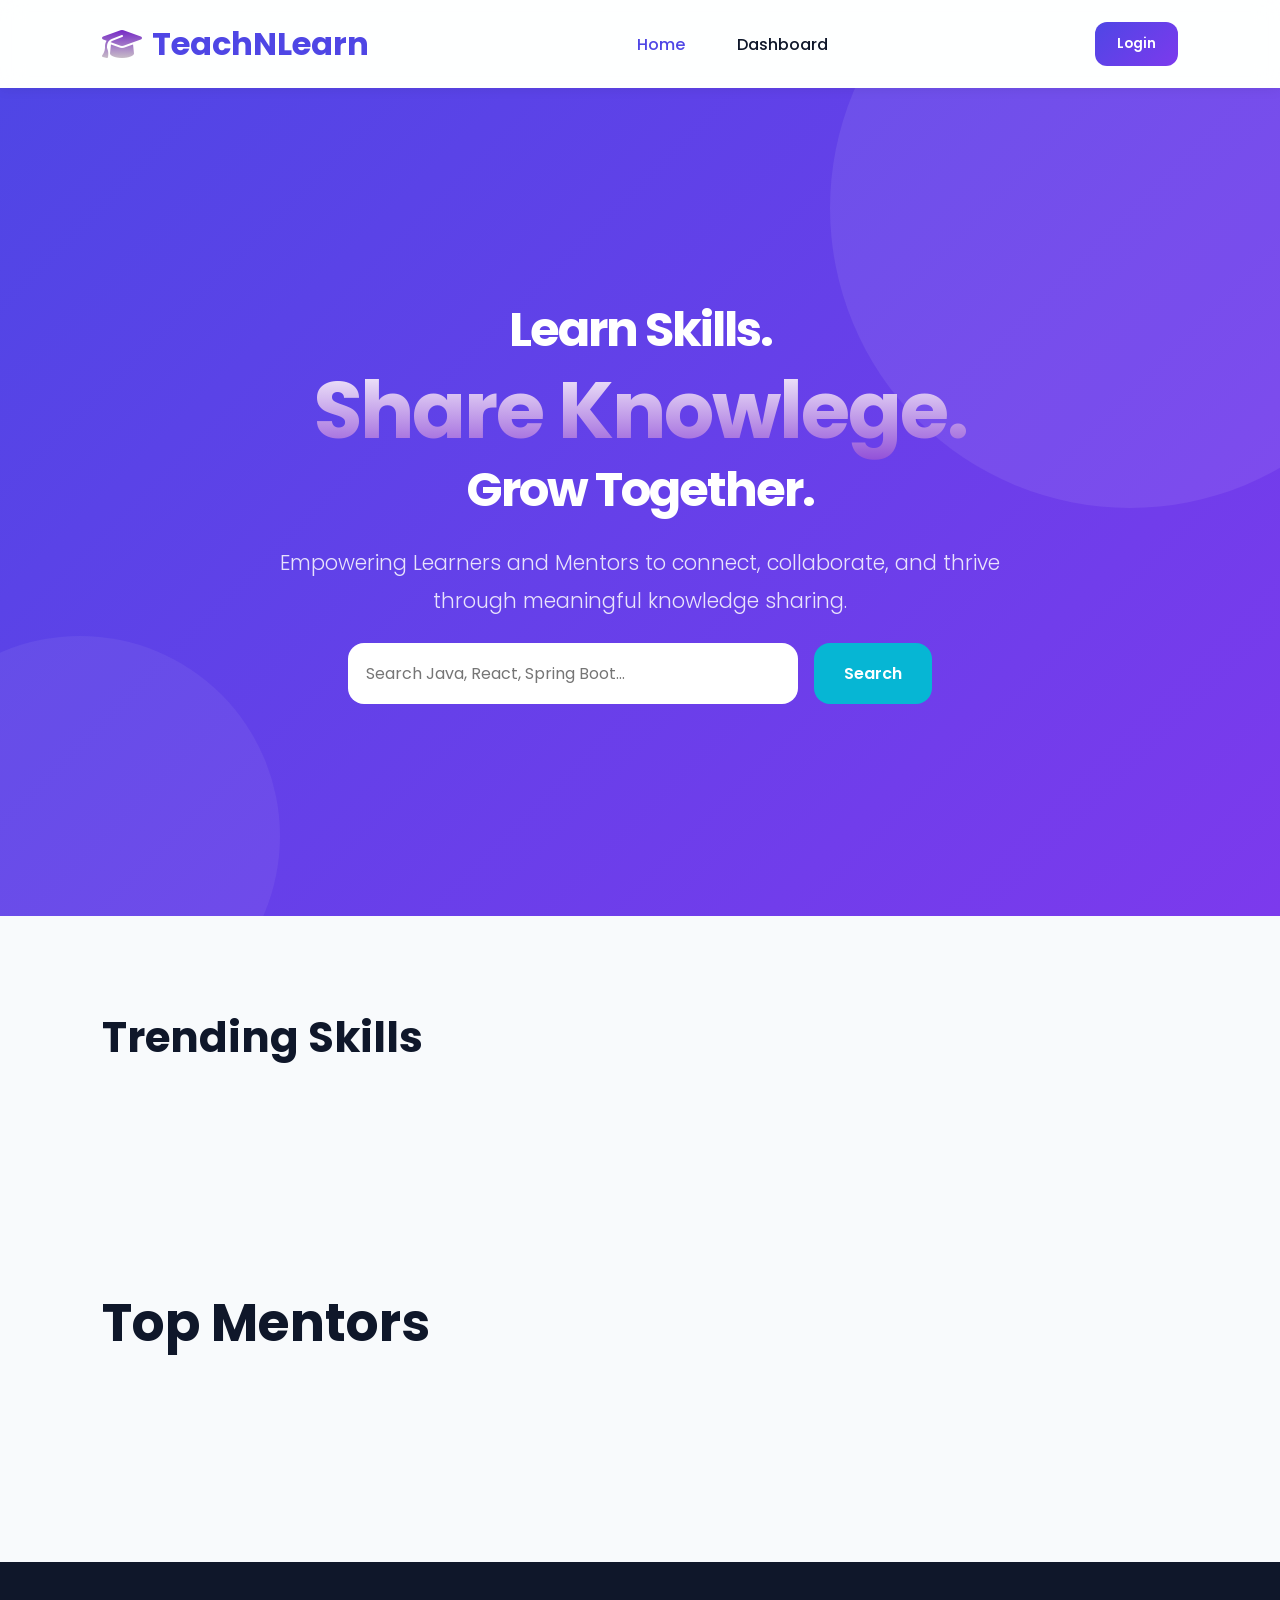
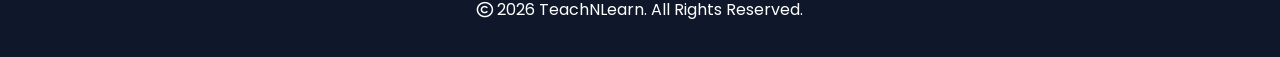
<file: src/main/resources/static/index.html>
<!DOCTYPE html>
<html lang="en">
<head>
    <meta charset="UTF-8" />
    <meta name="viewport" content="width=device-width, initial-scale=1.0" />
    <title>TeachNLearn</title>
    <link rel="stylesheet" href="style.css" />
    <link rel="preconnect" href="https://fonts.googleapis.com">
    <link rel="preconnect" href="https://fonts.gstatic.com" crossorigin>
    <link href="https://fonts.googleapis.com/css2?family=Poppins:wght@300;400;500;600;700&display=swap" rel="stylesheet">
    <link rel="stylesheet" href="https://cdnjs.cloudflare.com/ajax/libs/font-awesome/6.5.1/css/all.min.css">

</head>
<body>

<nav class="navbar">
    <div class="logo"><i class="fa-solid fa-graduation-cap"></i>TeachNLearn</div>

    <ul class="nav-links">
        <li><a class="active" href="index.html">Home</a></li>
        <li><a href="#" onclick="openDashboard(event)">Dashboard</a></li>
    </ul>
    <div class="nav-actions" id="navActions">

    </div>
</nav> 

<section class="hero">
    <div class="hero-content">
        <h1 class="hero-title">Learn Skills.<span>Share Knowlege.</span>Grow Together.</h1>
        <p class="hero-subtitle">Empowering Learners and Mentors to connect, collaborate,
            and thrive through meaningful knowledge sharing.</p>

        <div class="hero-search">
            <input type="text" id="searchInput" placeholder="Search Java, React, Spring Boot..." />
            <button onclick="searchSkills()">Search</button>
        </div>
    </div>
</section>
<section class="skills-section" id="searchSection" style="display:none;">
    <h2>Search Results</h2>
    <div class="skills-grid" id="searchResults"></div>
</section>


<section class="skills-section">
    <h2>Trending Skills</h2>
    <div class="skills-grid" id="skillsContainer"></div>
</section>

<section class="mentors-section">
    <h2>Top Mentors</h2>
    <div class="mentors-grid" id="topMentorsContainer"></div>
</section>

<footer>
    <p><p><i class="fa-regular fa-copyright"></i> 2026 TeachNLearn. All Rights Reserved.</p>
</footer>
<script>
    loadTopMentors();
    loadTrendingSkills();
    async function loadTopMentors(){
        try{
            const response=await fetch("http://localhost:9090/users/top-mentors");
            const mentors=await response.json();

            const container=document.getElementById("topMentorsContainer");
            container.innerHTML="";
            mentors.forEach(
                mentor=>{
                    container.innerHTML+=`
                     <div class="mentor-card">
                    <div class="mentor-top"></div>
                    <div class="mentor-content">
                        <img src="${mentor.profileImage || "https://cdn-icons-png.flaticon.com/512/3135/3135715.png"}" />
                        <h3>${mentor.name}</h3>
                        <p class="mentor-skill">
                            ${mentor.bio}
                        </p>
                        <div class="mentor-rating">
                            <i class="fa-solid fa-star"></i>${mentor.rating}
                        </div>
                        <button class="view-btn" onclick="viewMentor(${mentor.id})">
                            View Profile
                        </button>
                    </div>
                </div> 
                    `
                }
            )
        }catch(error){
            console.log(error);
        }
    }
    function viewMentor(userId){
        window.location.href=`skill-profile.html?userId=${userId}`;
    }
    async function loadTrendingSkills(){
        try{
            const response=await fetch("http://localhost:9090/skills/random");
            const skills=await response.json();
            const container=document.getElementById("skillsContainer");
            container.innerHTML="";
            skills.forEach(skill=>{
                container.innerHTML+=`
                <div class="skill-card">
                    <h3>${skill.title}</h3>
                    <p>${skill.category}</p>
                    <span>Mentor: ${skill.userDTO.name}</span>
                </div>
                `
            })
        }catch(error){
            console.log(error);
        }
    }
    function goToLogin() {

        window.location.href = "login.html";
    }
    function logoutUser(){
    localStorage.clear();
    alert("Logged out");
    window.location.reload();
}

function updateNavbar(){
    const navActions=document.getElementById("navActions");
    const user=JSON.parse(localStorage.getItem("user"));

    if(user){
        navActions.innerHTML = `
            <span style="
                color:#30369e;
                font-weight: 600;
                margin-right: 15px;
            ">
                Hi ${user.name}
            </span>

            <button onclick="
                window.location.href='dashboard.html'
            ">
                Dashboard
            </button>

            <button onclick="logoutUser()">
                Logout
            </button>
        `;
    }
    else{
        navActions.innerHTML = `
            <button onclick="goToLogin()">
                Login
            </button>
        `;
    }
}

function openDashboard(event){
    event.preventDefault();
    const user=JSON.parse(localStorage.getItem("user"));
    if(user){
        window.location.href="dashboard.html";
    }
    else{
        window.location.href="login.html";
    }
}
   updateNavbar();

async function searchSkills(){
    const keyword=document.getElementById("searchInput").value;
    if(keyword.trim()===""){
        alert("Enter a skill");
        return;
    }
    try{
        const response=await fetch(`http://localhost:9090/skills/search?keyword=${keyword}`);
        const skills=await response.json();
        const container=document.getElementById("searchResults");
        document.getElementById("searchSection").style.display="block";
        container.scrollIntoView({behavior:"smooth"});
        container.innerHTML="";
        const user=JSON.parse(localStorage.getItem("user"));
        const filteredSkills=skills.filter(skill=>{
            if(!user){
                return true;
            }
            return skill.userDTO.id!=user.id;
        });
        if(filteredSkills.length===0){
            container.innerHTML="<h3>No Mentors Found</h3>";
            return;
        }
        filteredSkills.forEach(skill=>{
            container.innerHTML+=
            `<div class="mentor-card">
            <div class="mentor-top"></div>

            <div class="mentor-content">

                <img
                    src="
                        https://cdn-icons-png.flaticon.com/512/3135/3135715.png
                    "
                    alt="mentor"
                />

                <h3>
                    ${skill.userDTO.name}
                </h3>

                <p class="mentor-skill">
                    ${skill.title}
                </p>

                <div class="mentor-rating">
                    <i class="fa-solid fa-star"></i> ${skill.userDTO.rating || 0}
                </div>

                <div class="mentor-level">
                    ${skill.experienceLevel}
                </div>

                <button
                    class="view-btn"
                    onclick="viewProfile(${skill.userDTO.id},${skill.id})"
                >
                    View Profile
                </button>

            </div>

            `;
        });

    }catch(error){
        console.log(error);
        alert(error);
    }
}

function viewProfile(userId,skillId){
    const user=localStorage.getItem("user");
    if(!user){
        alert("Please login to view the profile");
        window.location.href="login.html";
        return;
    }
    window.location.href=`skill-profile.html?userId=${userId}&skillId=${skillId}`;
}

const searchInput=document.getElementById("searchInput");
searchInput.addEventListener("keydown",function(event){
    if(event.key==="Enter"){
        event.preventDefault();
        searchSkills();
    }
});


</script>

</body>
</html>
</file>
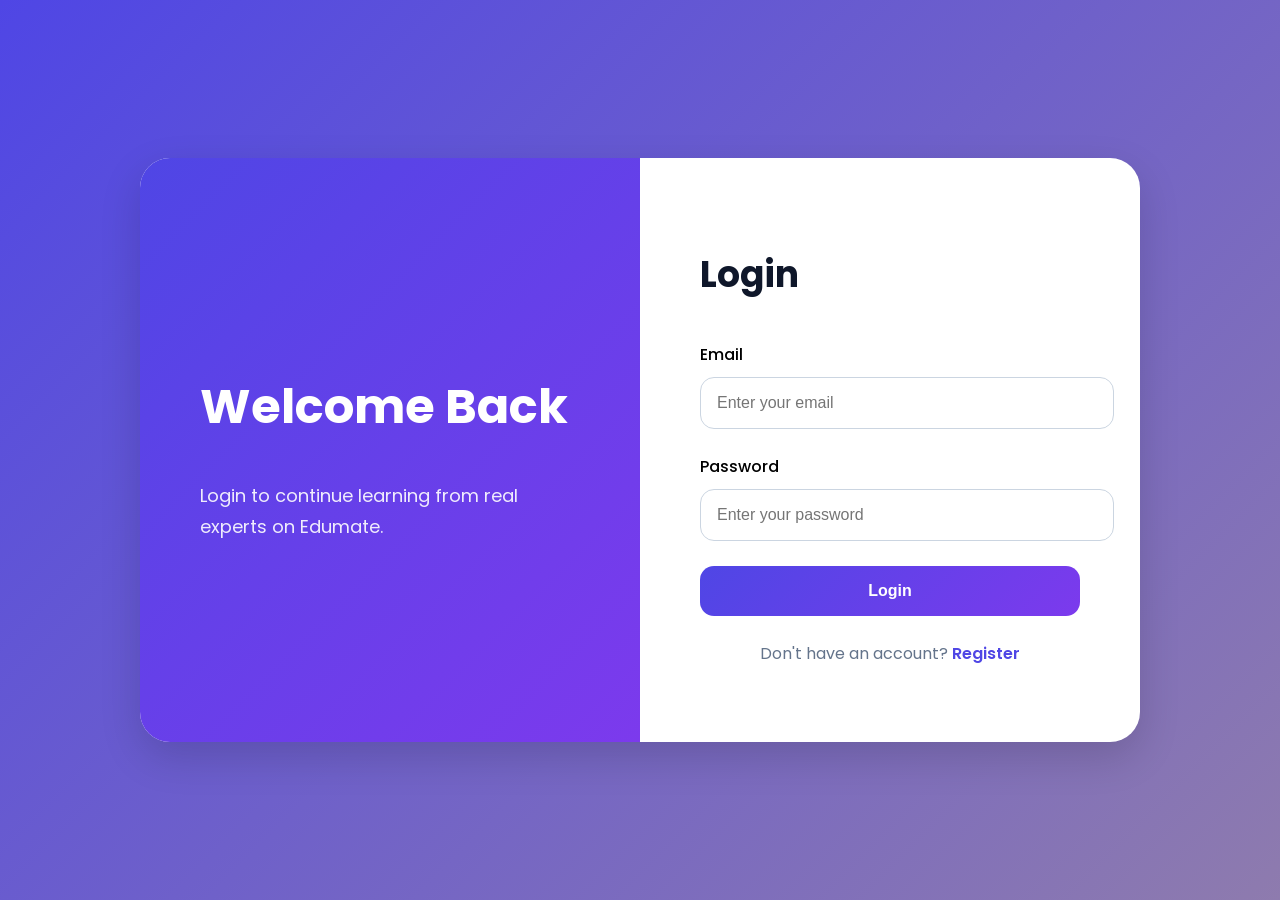
<file: src/main/resources/frontend/dashboard.html>
<!DOCTYPE html>
<html lang="en">
<head>
    <meta charset="UTF-8" />
    <meta name="viewport" content="width=device-width, initial-scale=1.0" />

    <title>Dashboard</title>

    <link rel="stylesheet" href="style.css" />

    <link rel="preconnect" href="https://fonts.googleapis.com">
    <link rel="preconnect" href="https://fonts.gstatic.com" crossorigin>

    <link href="https://fonts.googleapis.com/css2?family=Poppins:wght@300;400;500;600;700&display=swap" rel="stylesheet">
</head>

<body>

<div class="dashboard">
    <aside class="sidebar">
        <h2>Edumate</h2>
        <ul>
            <li onclick="showSection('dashboardSection')">
                Dashboard
            </li>
            <li onclick="showSection('profileSection')">
                Update Profile
            </li>
            <li onclick="showSection('addSkillSection')">
                Add Skill
            </li>
            <li onclick="showSection('skillsSection')">
                My Skills
            </li>
            <li onclick="showSection('myBookings')">
                My Bookings
            </li>
            <li onclick="showSection('mySessions')">
                My Sessions
            </li>
            <li onclick="logoutUser()">
                Logout
            </li>
        </ul>

    </aside>


    <main class="dashboard-content">
        <section id="dashboardSection">

            <div class="dashboard-header">

                <h1 id="welcomeText">
                    Welcome Back
                </h1>
                <div class="user-profile-card">

                    <div class="profile-left">

                        <img id="profileImageDisplay" src="https://cdn-icons-png.flaticon.com/512/3135/3135715.png" alt="profile">

                    </div>

                    <div class="profile-right">

                        <h2 id="userName"></h2>

                        <p id="userEmail"></p>

                        <p id="userBio"></p>

                        <div class="profile-links">

                            <a id="linkedinLink"
                               target="_blank">
                                LinkedIn
                            </a>

                            <a id="githubLink"
                               target="_blank">
                                GitHub
                            </a>

                        </div>

                        <div class="profile-bottom">

            <span id="userRating">
            </span>

                            <span id="userVerified">
            </span>

                        </div>

                    </div>

                </div>

            </div>

            <div class="stats-grid">

                <div class="stat-card">
                    <h3>Skills Uploaded</h3>
                    <p id="totalSkills">0</p>
                </div>

                <div class="stat-card">
                    <h3>Total Students</h3>
                    <p id="totalStudents">0</p>
                </div>

                <div class="stat-card">
                    <h3>Rating</h3>
                    <p id="rating">0</p>
                </div>

            </div>

        </section>
        <section id="profileSection"
                 style="display:none;">

            <h2>Update Profile</h2>

            <div class="profile-form">

                <input
                        type="text"
                        id="bio"
                        placeholder="Enter your bio"
                >

                <input
                        type="text"
                        id="linkedin"
                        placeholder="LinkedIn Profile"
                >

                <input
                        type="text"
                        id="github"
                        placeholder="GitHub Profile">

                <input
                        type="text"
                        id="profileImage"
                        placeholder="Profile Image URL"
                >

                <button onclick="updateProfile()">
                    Save Profile
                </button>

            </div>

        </section>
        <section id="addSkillSection"
                 style="display:none;">

            <h2>Add Skill</h2>

            <div class="profile-form">

                <input
                        type="text"
                        id="title"
                        placeholder="Skill Title"
                >

                <input
                        type="text"
                        id="description"
                        placeholder="Description"
                >

                <input
                        type="text"
                        id="category"
                        placeholder="Category"
                >

                <input
                        type="text"
                        id="experienceLevel"
                        placeholder="Experience Level"
                >

                <input
                        type="number"
                        id="price"
                        placeholder="Price"
                >

                <input
                        type="text"
                        id="thumbnail"
                        placeholder="Thumbnail URL"
                >

                <button onclick="addSkill()">
                    Upload Skill
                </button>

            </div>

        </section>
        <section id="skillsSection"
                 style="display:none;">

            <div class="my-skills">

                <h2>My Skills</h2>

                <div id="mySkillsContainer">

                </div>

            </div>

        </section>
        <section id="myBookings" style="display:none">
            <div class="booking-wrapper">
                <h2>My Bookings</h2>
                <div id="bookingsContainer"></div>
            </div>
        </section>
        <section id="mySessions" style="display:none">
            <div class="sessions-wrapper">
                <h2>My Sessions</h2>
                <div id="sessionsContainer"></div>
            </div>
        </section>




    </main>

</div>

<script>

    const user =
        JSON.parse(localStorage.getItem("user"));

    if(!user) {

        window.location.href = "login.html";
    }

    // Welcome Text
    document.getElementById("welcomeText")
    .innerText = `Welcome Back, ${user.name}`;
<!--    profile section-->
    document.getElementById("userName")
.innerText = user.name;

document.getElementById("userEmail")
.innerText = user.email;

document.getElementById("userBio")
.innerText =
    user.bio || "No bio added";

document.getElementById("profileImageDisplay")
.src =
    user.profileImage ||
    "https://cdn-icons-png.flaticon.com/512/3135/3135715.png";

document.getElementById("linkedinLink")
.href =
    user.linkedIn || alert("LinkedIn not added yet");

document.getElementById("githubLink")
.href =
    user.github || alert("Github Not added yet");

document.getElementById("userRating")
.innerText =
    `⭐ Rating: ${user.rating || 0}`;

document.getElementById("userVerified")
.innerText =
    user.verified
        ? "✔ Verified Mentor"
        : "❌ Not Verified";


    // SECTION SWITCHING
    function showSection(sectionId) {

        document.getElementById("dashboardSection")
            .style.display = "none";

        document.getElementById("profileSection")
            .style.display = "none";

        document.getElementById("skillsSection")
            .style.display = "none";

        document.getElementById("addSkillSection")
            .style.display = "none";
        document.getElementById("myBookings").style.display = "none";
        document.getElementById("mySessions").style.display = "none";

        document.getElementById(sectionId)
            .style.display = "block";
        if(sectionId==="myBookings"){
            loadBookings()
        }
        if(sectionId==="mySessions"){
            loadSessions()
        }
    }

    // LOGOUT

    function logoutUser() {

        localStorage.removeItem("user");

        window.location.href = "index.html";
    }

<!--    UPDATE PROFILE-->

    async function updateProfile() {

        const bio =
            document.getElementById("bio").value;

        const linkedIn =
            document.getElementById("linkedin").value;

        const github =
            document.getElementById("github").value;

        const profileImage =
            document.getElementById("profileImage").value;

        try {

            const response = await fetch(
                `http://localhost:9090/users/profile/${user.id}`,
                {
                    method: "PUT",

                    headers: {
                        "Content-Type": "application/json"
                    },

                    body: JSON.stringify({
                        bio,
                        linkedIn,
                        github,
                        profileImage
                    })
                }
            );

            const data = await response.json();

            if(response.ok) {

                localStorage.setItem(
                    "user",
                    JSON.stringify(data)
                );

                alert("Profile Updated");

            } else {

                alert("Update Failed");
            }

        } catch(error) {

            console.log(error);

            alert("Server Error");
        }
    }

<!--    ADD SKILL-->

    async function addSkill() {

        const title =
            document.getElementById("title").value;

        const description =
            document.getElementById("description").value;

        const category =
            document.getElementById("category").value;

        const experienceLevel =
            document.getElementById("experienceLevel").value;

        const price =
            document.getElementById("price").value;

        const thumbnail =
            document.getElementById("thumbnail").value;

        try {

            const response = await fetch(
                `http://localhost:9090/skills/${user.id}`,
                {
                    method: "POST",

                    headers: {
                        "Content-Type": "application/json"
                    },

                    body: JSON.stringify({
                        title,
                        description,
                        category,
                        experienceLevel,
                        price,
                        thumbnail
                    })
                }
            );

            if(response.ok) {

                alert("Skill Uploaded");
                 window.location.href = "dashboard.html";

            } else {

                alert("Upload Failed");
            }

        } catch(error) {

            console.log(error);

            alert("Server Error");
        }
    }

    // LOAD USER SKILLS

    async function loadMySkills() {

        try {

            const response = await fetch(
                `http://localhost:9090/skills/user/${user.id}`
            );

            const skills = await response.json();

            const container =
                document.getElementById("mySkillsContainer");

            container.innerHTML = "";

            skills.forEach(skill => {

                container.innerHTML += `
                    <div class="skill-card">

                        <h3>${skill.title}</h3>

                        <p>${skill.description}</p>

                    </div>
                `;
            });

        } catch(error) {

            console.log(error);
        }
    }



    //load summary of the user
    async function loadSummary(){
        try{
            const response=await fetch(`http://localhost:9090/users/summary/${user.id}`);
            const summary=await response.json();
            document.getElementById("totalSkills").innerText=summary.totalSkills;
            document.getElementById("totalStudents").innerText=summary.totalStudents;
            document.getElementById("rating").innerText=summary.rating;

        }
        catch(error){
            console.log(error);
        }
    }
    async function loadBookings(){
    try{
        const response=await fetch(`http://localhost:9090/bookings/student/${user.id}`);
        const bookings=await response.json();
        const container=document.getElementById("bookingsContainer");
        container.innerHTML="";

        if(bookings.length===0){
            container.innerHTML=`<h3>No bookings yet</h3>`;
            return;
        }
        bookings.forEach(booking=>{
            container.innerHTML +=
            ` <div class="booking-card">
                <div class="booking-top">
                    <h3> ${booking.skill.title} </h3>
                    <span class="booking-status"> ${booking.status}</span>
                </div>
                <p> Mentor :
                    ${booking.mentor.name}
                </p>
                <p>
                    Session :
                    ${booking.sessionDate}
                </p>
                <p>
                    Message :
                    ${ booking.message ||"Nothing to show"}
                </p>
            </div>
            `;
        });
    }

    catch(error){

        console.log(error);

        alert(
            "Failed to load bookings"
        );
    }
}

async function loadSessions(){
    try{
        const response=await fetch(`http://localhost:9090/bookings/mentor/${user.id}`);
        const sessions=await response.json();
        const container=document.getElementById("sessionsContainer");
        container.innerHTML="";

        if(sessions.length===0){
            container.innerHTML=`<h3>No Booked sessions yet</h3>`;
            return;
        }
        sessions.forEach(session=>{
            container.innerHTML +=`
                <div class="booking-card">
                <div class="booking-top">
                    <h3>
                        ${session.skill.title}
                    </h3>
                     ${
            session.status==="PENDING"?
            `<div class="action-buttons">
                <button
                class="accept-btn"
                onclick="
                updateBookingStatus(
                ${session.id},
                'ACCEPTED'
                )">
                Accept
                </button>
                <button
                class="reject-btn"
                onclick="
                updateBookingStatus(
                ${session.id},
                'REJECTED'
                )">
                Reject
                </button>
            </div>`
            :
            `<span class="booking-status">
                ${session.status}
            </span>`
        }
        </div>
        <p>
            Student:
            ${session.student.name}
        </p>
        <p> Session :${session.sessionDate}</>p>
        <p>
            Message :
            ${session.message || "No message to show"}
        </p>
    </div>
       `;
        });
    }
    catch(error){
        console.log(error);
        alert("Failed to load sessions");
    }
}

    async function updateBookingStatus(bookingId,status){
    try {
        const response=await fetch(`http://localhost:9090/bookings/${bookingId}/status?userId=${user.id}&status=${status}`,
            {
                method:"PUT"
            }
        );
        if(!response.ok){
            throw new Error("Update failed");
        }
        loadSessions();
    } catch (error) {
        console.log(error);
        alert("Failed to update Status");
    }

}
    loadMySkills();
    loadSummary();

</script>

</body>
</html>
</file>
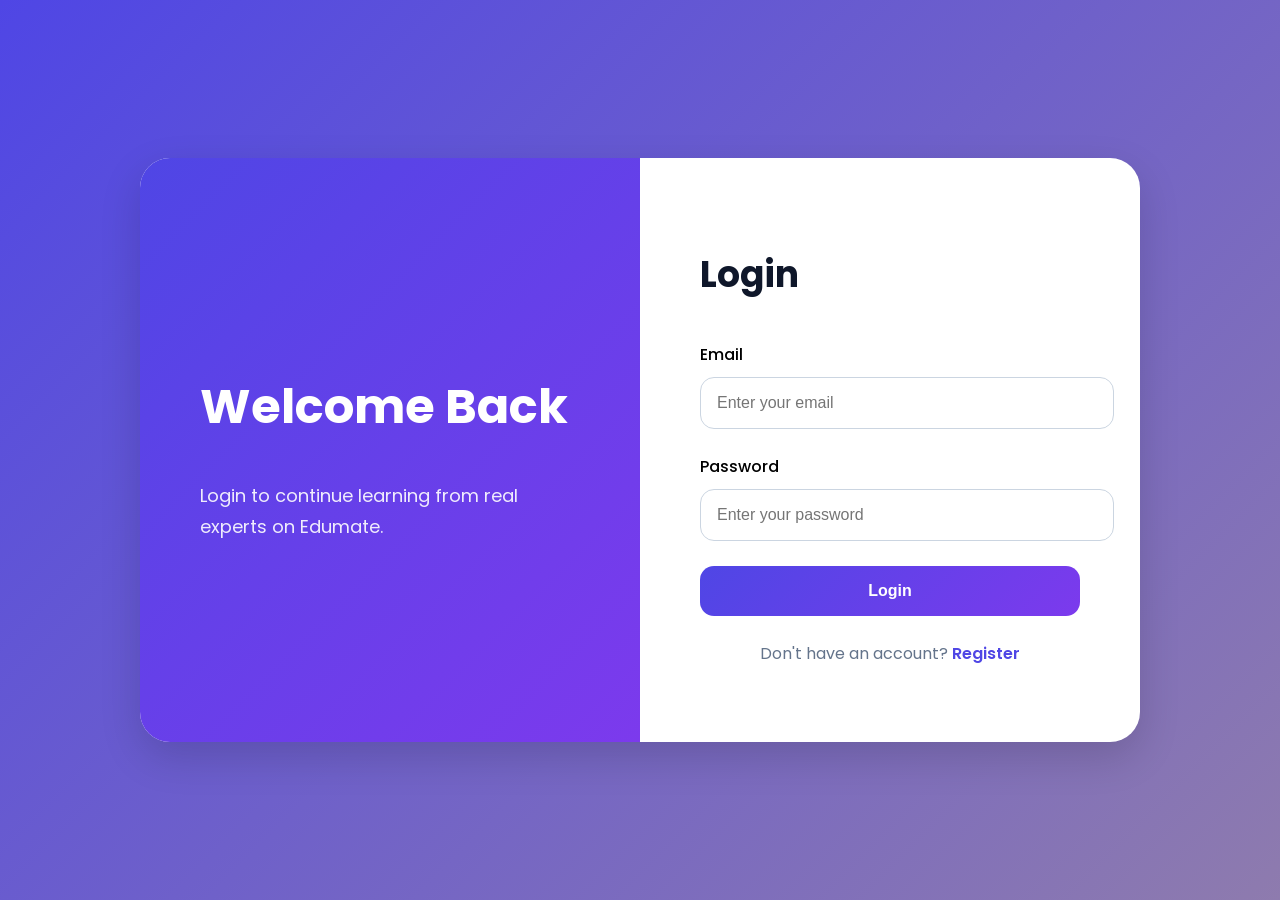
<file: src/main/resources/frontend/login.html>
<!DOCTYPE html>
<html lang="en">
<head>
    <meta charset="UTF-8">
    <meta name="viewport" content="width=device-width, initial-scale=1.0">
    <title>Login - Edumate</title>

    <link rel="preconnect" href="https://fonts.googleapis.com">
    <link rel="preconnect" href="https://fonts.gstatic.com" crossorigin>

    <link href="https://fonts.googleapis.com/css2?family=Poppins:wght@300;400;500;600;700&display=swap" rel="stylesheet">
</head>

<body style="
    margin: 0;
    padding: 0;
    font-family: 'Poppins', sans-serif;
    background: linear-gradient(135deg, #4f46e5, #8e7bae);
    min-height: 100vh;
    display: flex;
    justify-content: center;
    align-items: center;
">

<div style="
    width: 100%;
    max-width: 1000px;
    background: white;
    border-radius: 30px;
    overflow: hidden;
    display: grid;
    grid-template-columns: 1fr 1fr;
    box-shadow: 0 15px 40px rgba(0,0,0,0.15);
">

    <!-- LEFT SIDE -->

    <div style="
        background: linear-gradient(135deg,#4f46e5,#7c3aed);
        color: white;
        padding: 60px;
        display: flex;
        flex-direction: column;
        justify-content: center;
    ">

        <h1 style="
            font-size: 48px;
            margin-bottom: 20px;
        ">
            Welcome Back
        </h1>

        <p style="
            font-size: 18px;
            line-height: 1.7;
            opacity: 0.9;
        ">
            Login to continue learning from real experts on Edumate.
        </p>

    </div>

    <!-- RIGHT SIDE -->

    <div style="
        padding: 60px;
        display: flex;
        align-items: center;
    ">

        <form style="width: 100%;">

            <h2 style="
                font-size: 36px;
                margin-bottom: 40px;
                color: #0f172a;
            ">
                Login
            </h2>
            <div style="margin-bottom: 25px;">

                <label style="
                    display: block;
                    margin-bottom: 10px;
                    font-weight: 500;
                ">
                    Email
                </label>

                <input
                        type="email"
                        id="email"
                        placeholder="Enter your email"

                        style="
                        width: 100%;
                        padding: 16px;
                        border-radius: 14px;
                        border: 1px solid #cbd5e1;
                        outline: none;
                        font-size: 16px;
                "
                >

            </div>
            <div style="margin-bottom: 25px;">

                <label style="
                    display: block;
                    margin-bottom: 10px;
                    font-weight: 500;
                ">
                    Password
                </label>

                <input
                        type="password"
                        id="password"
                        placeholder="Enter your password"

                        style="
                        width: 100%;
                        padding: 16px;
                        border-radius: 14px;
                        border: 1px solid #cbd5e1;
                        outline: none;
                        font-size: 16px;
                "
                >

            </div>

            <button
                    type="button"
                    onclick="loginUser()"

                    style="
                    width: 100%;
                    padding: 16px;
                    border: none;
                    border-radius: 14px;
                    background: linear-gradient(135deg,#4f46e5,#7c3aed);
                    color: white;
                    font-size: 16px;
                    font-weight: 600;
                    cursor: pointer;
            "
            >
                Login
            </button>

            <p style="
                margin-top: 25px;
                text-align: center;
                color: #64748b;
            ">

                Don't have an account?

                <a
                        href="register.html"

                        style="
                        color: #4f46e5;
                        text-decoration: none;
                        font-weight: 600;
                "
                >
                    Register
                </a>

            </p>

        </form>

    </div>

</div>

<script>

    async function loginUser() {

        const email = document.getElementById("email").value;

        const password = document.getElementById("password").value;

        if(email === "" || password === "") {

            alert("Please fill all fields");

            return;
        }

        try {
        // LOGIN REQUEST

const response = await fetch(
    "http://localhost:9090/auth/login",
    {
        method: "POST",

        headers: {
            "Content-Type": "application/json"
        },

        body: JSON.stringify({
            email,
            password
        })
    }
);

const data = await response.json();

if(response.ok) {

    // FETCH COMPLETE USER DETAILS

    const userResponse = await fetch(
        `http://localhost:9090/users/${data.userId}`
    );

    const fullUser =
        await userResponse.json();

    // STORE FULL USER

    localStorage.setItem(
        "user",
        JSON.stringify(fullUser)
    );

    alert("Login Successful");

    window.location.href =
        "index.html"

}

             else {

                alert(data.message || "Login Failed");
            }

        } catch(error) {

            console.log(error);

            alert("Server Error");
        }
    }

</script>

</body>
</html>
</file>
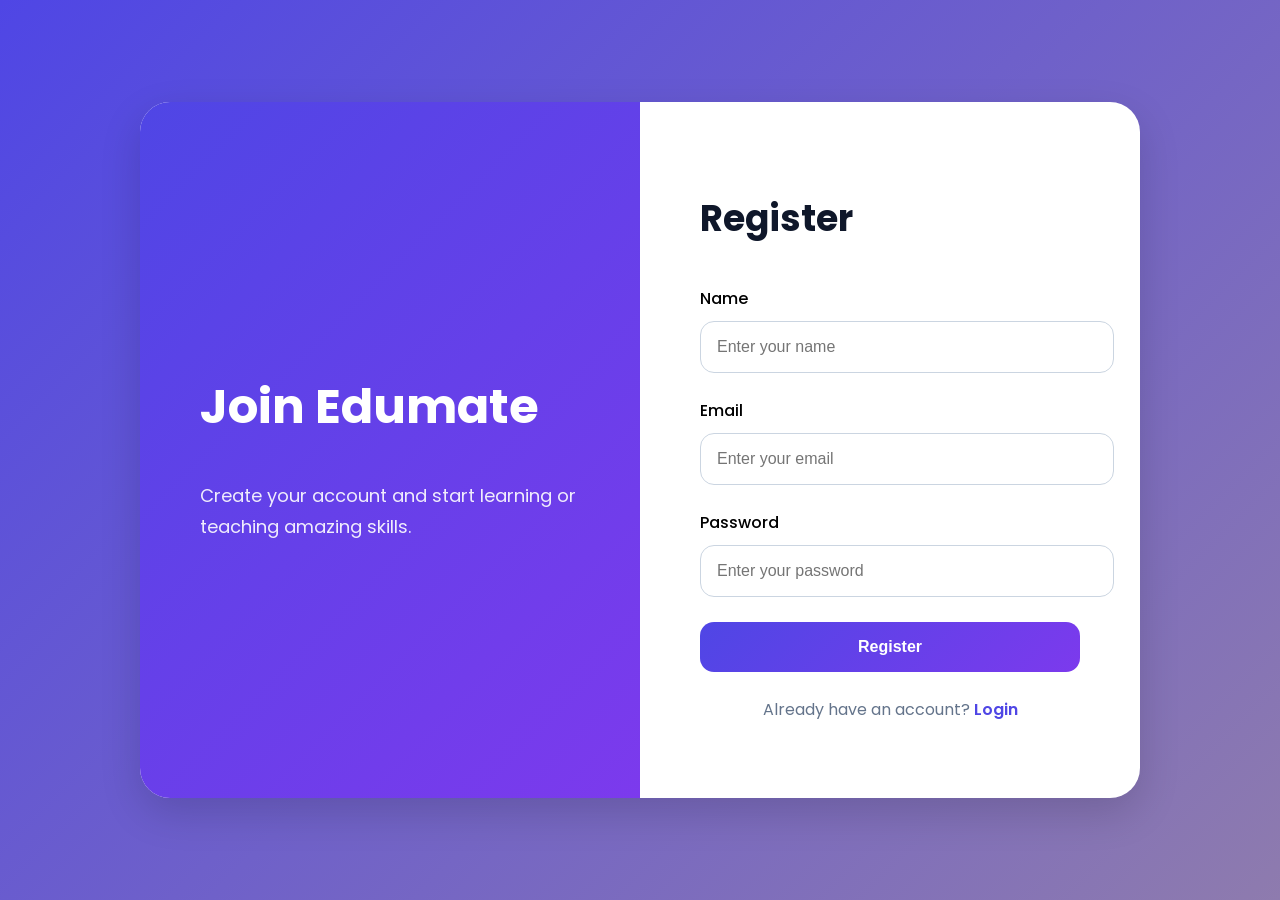
<file: src/main/resources/frontend/register.html>
<!DOCTYPE html>
<html lang="en">
<head>
    <meta charset="UTF-8">
    <meta name="viewport" content="width=device-width, initial-scale=1.0">
    <title>Register - Edumate</title>

    <link rel="preconnect" href="https://fonts.googleapis.com">
    <link rel="preconnect" href="https://fonts.gstatic.com" crossorigin>

    <link href="https://fonts.googleapis.com/css2?family=Poppins:wght@300;400;500;600;700&display=swap" rel="stylesheet">
</head>

<body style="
    margin: 0;
    padding: 0;
    font-family: 'Poppins', sans-serif;
    background: linear-gradient(135deg, #4f46e5, #8e7bae);
    min-height: 100vh;
    display: flex;
    justify-content: center;
    align-items: center;
">

<div style="
    width: 100%;
    max-width: 1000px;
    background: white;
    border-radius: 30px;
    overflow: hidden;
    display: grid;
    grid-template-columns: 1fr 1fr;
    box-shadow: 0 15px 40px rgba(0,0,0,0.15);
">

    <!-- LEFT SIDE -->

    <div style="
        background: linear-gradient(135deg,#4f46e5,#7c3aed);
        color: white;
        padding: 60px;
        display: flex;
        flex-direction: column;
        justify-content: center;
    ">

        <h1 style="
            font-size: 48px;
            margin-bottom: 20px;
        ">
            Join Edumate
        </h1>

        <p style="
            font-size: 18px;
            line-height: 1.7;
            opacity: 0.9;
        ">
            Create your account and start learning or teaching amazing skills.
        </p>

    </div>

    <!-- RIGHT SIDE -->

    <div style="
        padding: 60px;
        display: flex;
        align-items: center;
    ">

        <form style="width: 100%;">

            <h2 style="
                font-size: 36px;
                margin-bottom: 40px;
                color: #0f172a;
            ">
                Register
            </h2>

            <!-- NAME -->

            <div style="margin-bottom: 25px;">

                <label style="
                    display: block;
                    margin-bottom: 10px;
                    font-weight: 500;
                ">
                    Name
                </label>

                <input
                        type="text"
                        id="name"
                        placeholder="Enter your name"

                        style="
                        width: 100%;
                        padding: 16px;
                        border-radius: 14px;
                        border: 1px solid #cbd5e1;
                        outline: none;
                        font-size: 16px;
                "
                >

            </div>

            <!-- EMAIL -->

            <div style="margin-bottom: 25px;">

                <label style="
                    display: block;
                    margin-bottom: 10px;
                    font-weight: 500;
                ">
                    Email
                </label>

                <input
                        type="email"
                        id="email"
                        placeholder="Enter your email"

                        style="
                        width: 100%;
                        padding: 16px;
                        border-radius: 14px;
                        border: 1px solid #cbd5e1;
                        outline: none;
                        font-size: 16px;
                "
                >

            </div>

            <!-- PASSWORD -->

            <div style="margin-bottom: 25px;">

                <label style="
                    display: block;
                    margin-bottom: 10px;
                    font-weight: 500;
                ">
                    Password
                </label>

                <input
                        type="password"
                        id="password"
                        placeholder="Enter your password"

                        style="
                        width: 100%;
                        padding: 16px;
                        border-radius: 14px;
                        border: 1px solid #cbd5e1;
                        outline: none;
                        font-size: 16px;
                "
                >

            </div>

            <!-- BUTTON -->

            <button
                    type="button"
                    onclick="registerUser()"

                    style="
                    width: 100%;
                    padding: 16px;
                    border: none;
                    border-radius: 14px;
                    background: linear-gradient(135deg,#4f46e5,#7c3aed);
                    color: white;
                    font-size: 16px;
                    font-weight: 600;
                    cursor: pointer;
            "
            >
                Register
            </button>

            <p style="
                margin-top: 25px;
                text-align: center;
                color: #64748b;
            ">

                Already have an account?

                <a
                        href="login.html"

                        style="
                        color: #4f46e5;
                        text-decoration: none;
                        font-weight: 600;
                "
                >
                    Login
                </a>

            </p>

        </form>

    </div>

</div>

<script>

    async function registerUser() {

        const name =
            document.getElementById("name").value;

        const email =
            document.getElementById("email").value;

        const password =
            document.getElementById("password").value;

        if(name === "" || email === "" || password === "") {

            alert("Please fill all fields");

            return;
        }

        try {

            const response = await fetch(
                "http://localhost:9090/auth/register",
                {
                    method: "POST",

                    headers: {
                        "Content-Type": "application/json"
                    },

                    body: JSON.stringify({
                        name: name,
                        email: email,
                        password: password
                    })
                }
            );

            const data = await response.json();

            if(response.ok) {

                alert("Registration Successful");

                // Redirect to login
                window.location.href = "login.html";

            } else {

                alert(data.message || "Registration Failed");
            }

        } catch(error) {

            console.log(error);

            alert("Server Error");
        }
    }

</script>

</body>
</html>
</file>
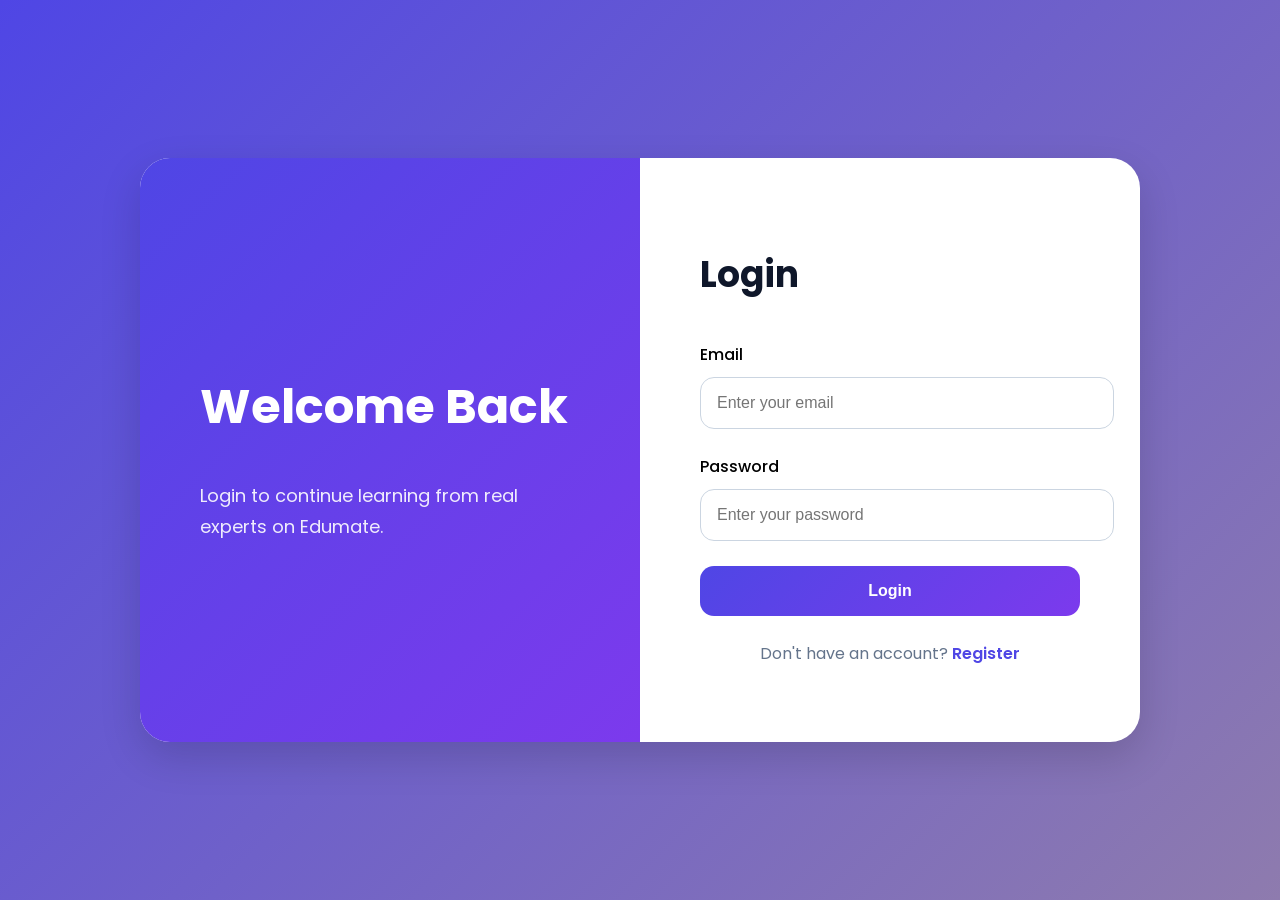
<file: src/main/resources/frontend/skill-profile.html>
<!DOCTYPE html>
<html lang="en">
<head>
    <meta charset="UTF-8">
    <meta name="viewport"
          content="width=device-width, initial-scale=1.0">

    <title>Mentor Profile</title>

    <link rel="stylesheet" href="skill-profile.css">

    <link rel="preconnect"
          href="https://fonts.googleapis.com">

    <link rel="preconnect"
          href="https://fonts.gstatic.com"
          crossorigin>

    <link href="https://fonts.googleapis.com/css2?family=Poppins:wght@300;400;500;600;700&display=swap"
          rel="stylesheet">

    <link rel="stylesheet"
          href="https://cdnjs.cloudflare.com/ajax/libs/font-awesome/6.5.1/css/all.min.css">

</head>

<body>

<div class="profile-container">

    <div class="mentor-card">

        <img id="mentorImage">

        <h1 id="mentorName"></h1>

        <p id="mentorBio"></p>

        <div class="social-links">

            <a id="linkedinLink" target="_blank">
                <i class="fab fa-linkedin"></i>
                LinkedIn
            </a>

            <a id="githubLink" target="_blank">
                <i class="fab fa-github"></i>
                GitHub
            </a>

        </div>

        <div class="rating">
            <i class="fa-solid fa-star"></i> <span id="mentorRating"></span>
        </div>
        <button class="view-btn" onclick="loadSkills()">
            View All skills
        </button>


    </div>

    <div class="skill-section">

        <h2>Selected Skill</h2>

        <div class="skill-card">

            <h3 id="skillTitle"></h3>

            <p
                    class="description"
                    id="skillDescription"
            ></p>

            <div class="skill-meta">

                <span id="skillCategory"></span>

                <span id="skillLevel"></span>

            </div>

            <div
                    class="price"
                    id="skillPrice"
            ></div>

            <div id="bookingButtonContainer">
                <button class="book-btn" onclick="openBookingModal()">
                    Book Session
                </button>

            </div>


        </div>

    </div>
    <div
            class="booking-modal"
            id="bookingModal"
    >

        <div class="booking-box">

            <h2>Book Session</h2>

            <input
                    type="datetime-local"
                    id="sessionDate"
            />

            <textarea
                    id="bookingMessage"
                    placeholder="Add message (optional)"
            ></textarea>

            <div class="booking-actions">

                <button onclick="closeBookingModal()">
                    Cancel
                </button>

                <button onclick="bookSession()">
                    Confirm Booking
                </button>

            </div>

        </div>

    </div>
    <div
            class="booking-popup"
            id="bookingPopup"
    >

        <div class="booking-popup-box">

            <div class="popup-header">

                <h2>
                    Booking Details
                </h2>

                <button
                        onclick="closeBookingPopup()"
                >
                    ×
                </button>

            </div>

            <div id="bookingDetails">

            </div>

        </div>

    </div>

</div>

<script>
    const user=JSON.parse(localStorage.getItem("user"));
    if(!user){
        alert("Login required");
        window.location.href="login.html";
    }

    const params =
        new URLSearchParams(window.location.search);

    const userId =
        params.get("userId");

    const skillId =
        params.get("skillId");

    console.log(userId);
    console.log(skillId);

    async function loadProfile(){

        try{

            const response = await fetch(
                `http://localhost:9090/skills/user/${userId}/skill/${skillId}`
            );

            if(!response.ok){

                throw new Error("API Failed");
            }

            const skill = await response.json();

            console.log(skill);

            const user = skill.userDTO;

            // USER INFO

            document.getElementById("mentorImage").src =
<!--                user.profileImage ||-->
                "https://cdn-icons-png.flaticon.com/512/149/149071.png";

            document.getElementById("mentorName").innerText =
                user.name;

            document.getElementById("mentorBio").innerText =
                user.bio || "No bio available";

            document.getElementById("mentorRating").innerText =
                user.rating || 0;

            document.getElementById("linkedinLink").href =
                user.linkedIn || "#";

            document.getElementById("githubLink").href =
                user.github || "#";

            // SKILL INFO

            document.getElementById("skillTitle").innerText =
                skill.title;

            document.getElementById("skillDescription").innerText =
                skill.description;

            document.getElementById("skillCategory").innerText =
                "Category : " + skill.category;

            document.getElementById("skillLevel").innerText =
                "Level : " + skill.experienceLevel;

            document.getElementById("skillPrice").innerText =
                "₹ " + skill.price;

        }
        catch(error){

            console.log(error);

            alert("Failed to load mentor profile");
        }
    }

    async function loadSkills(){

    try{

        const response = await fetch(
            `http://localhost:9090/skills/user/${userId}`
        );

        const skills = await response.json();

        const skillSection =
            document.querySelector(".skill-section");

        skillSection.innerHTML = `

            <h2 class="all-skills-heading">
                All Skills
            </h2>

            <div id="allSkillsContainer"></div>
        `;

        const container =
            document.getElementById("allSkillsContainer");

        skills.forEach(skill => {

            container.innerHTML += `

                <div class="all-skill-card" ondblclick="skillProfile(${skill.userDTO.id},${skill.id})">

                    <img
                        src="${
                            skill.thumbnail ||
                            'https://cdn-icons-png.flaticon.com/512/3135/3135715.png'
                        }"
                        alt="skill"
                    >

                    <div class="all-skill-content">

                        <h3>
                            ${skill.title}
                        </h3>

                        <p>
                            ${skill.description}
                        </p>

                        <div class="all-skill-meta">

                            <span>
                                ${skill.category}
                            </span>

                            <span>
                                ${skill.experienceLevel}
                            </span>

                            <span>
                                ₹ ${skill.price}
                            </span>

                        </div>

                    </div>

                </div>
            `;
        });

        skillSection.scrollIntoView({
            behavior:"smooth"
        });

    }
    catch(error){

        console.log(error);

        alert("Failed to load skills");
    }
}
function skillProfile(userId,skillId){
window.location.href=`skill-profile.html?userId=${userId}&skillId=${skillId}`;
}


function openBookingModal(){
    document.getElementById("bookingModal")
    .style.display="flex";
}

function closeBookingModal(){
    document.getElementById("bookingModal")
    .style.display="none";
}

async function bookSession(){
    const user=JSON.parse(localStorage.getItem("user"));
    if(!user){
        alert("Please login first");
        return;
    }
    const sessionDate=document.getElementById("sessionDate").value;
    const message=document.getElementById("bookingMessage").value;
    if(sessionDate===""){
        alert("Select session date");
        return;
    }
    try{
        const bookingData={
            mentorId:userId,
            studentId:user.id,
            skillId:skillId,
            sessionDate:sessionDate,
            message:message
        };
        const response=await fetch(
            "http://localhost:9090/bookings",
            {
                method:"POST",
                headers:{
                    "Content-Type":"application/json"
                },
                body:JSON.stringify(bookingData)
            }
        );
        if(response.ok){
            const booking=await response.json();
            alert("Session booked successfully");
            closeBookingModal();
            updateBookingUI(booking.id);
        }
        else{
            alert("Booking failed");
        }
    }
    catch(error){
        console.log(error);
        alert("Something went wrong");
    }
}
    function updateBookingUI(bookingId){
    const container=document.getElementById("bookingButtonContainer");
     container.innerHTML = `

    <div class="booking-buttons">
        <button
            class="booked-btn"
            disabled
        >
            Session Booked
        </button>

        <button
            class="details-btn"
            onclick="viewBooking(${bookingId})"
        >
            View Booking
        </button>
    </div>
    `;
}
async function viewBooking(bookingId){
    try {
        const response=await fetch(`http://localhost:9090/bookings/${bookingId}`);
        const booking=await response.json();
         document.getElementById(
        "bookingDetails"
        ).innerHTML = `

        <div class="detail-row">
            <span>Student</span>
            <p>${booking.student.name}</p>
        </div>

        <div class="detail-row">
            <span>Mentor</span>
            <p>${booking.mentor.name}</p>
        </div>

        <div class="detail-row">
            <span>Skill</span>
            <p>${booking.skill.title}</p>
        </div>

        <div class="detail-row">
            <span>Date</span>
            <p>${booking.sessionDate}</p>
        </div>

        <div class="detail-row">
            <span>Status</span>
            <p class="status">
                ${booking.status}
            </p>
        </div>

        <div class="detail-row">
            <span>Message</span>
            <p>
            ${
                booking.message ||
                "No message"
            }
            </p>
        </div>

        `;

        document.getElementById(
        "bookingPopup"
        ).style.display="flex";
    } catch (error) {
        console.log(error);
        alert("Failed to load booking");
    }

}

async function checkBookingStatus(){
    const user=JSON.parse(localStorage.getItem("user"));
    if(!user){
        return;
    }
    try{
        const response=await fetch(`http://localhost:9090/bookings/check?studentId=${user.id}&skillId=${skillId}`);
        if(!response.ok){
            return;
        }
        const booking=await response.json();
        if(booking && booking.id){
            updateBookingUI(booking.id);
        }
    }catch(error){
        console.log(error);
    }
}
function closeBookingPopup(){
    document.getElementById("bookingPopup").style.display="none";
}
async function initialize(){

    await loadProfile();
    await checkBookingStatus();
}
initialize()


</script>

</body>
</html>
</file>
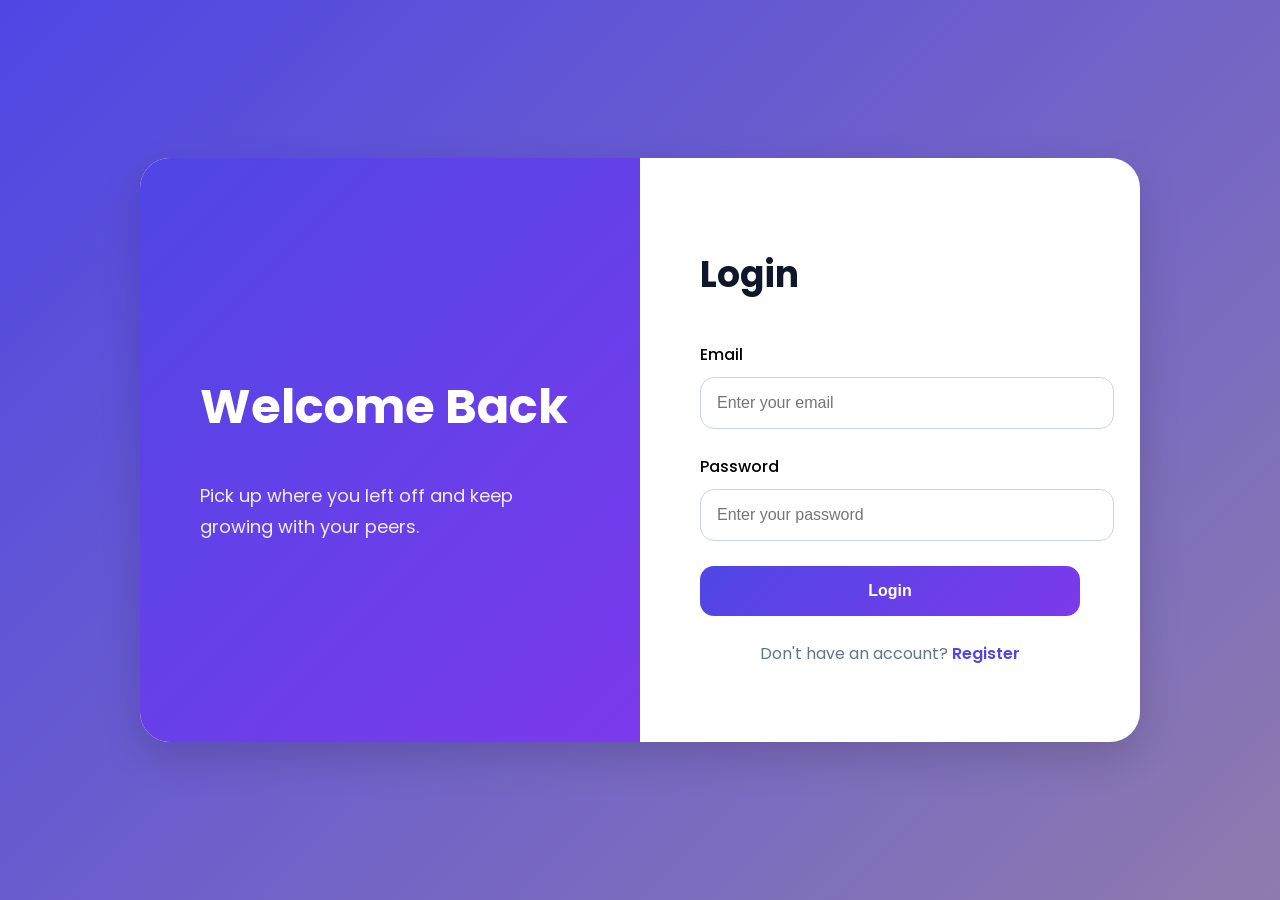
<file: src/main/resources/static/dashboard.html>
<!DOCTYPE html>
<html lang="en">
<head>
    <meta charset="UTF-8" />
    <meta name="viewport" content="width=device-width, initial-scale=1.0" />

    <title>Dashboard</title>

    <link rel="stylesheet" href="style.css" />

    <link rel="preconnect" href="https://fonts.googleapis.com">
    <link rel="preconnect" href="https://fonts.gstatic.com" crossorigin>
    <link rel="stylesheet" href="https://cdnjs.cloudflare.com/ajax/libs/font-awesome/6.5.1/css/all.min.css">
    <link href="https://fonts.googleapis.com/css2?family=Poppins:wght@300;400;500;600;700&display=swap" rel="stylesheet">
</head>

<body>

<div class="dashboard">
    <aside class="sidebar">
        <h2 onclick="location.href='index.html'" style="cursor: pointer;">TeachNLearn</h2>
        <ul>
            <li onclick="showSection('dashboardSection')">
                Dashboard
            </li>
            <li onclick="showSection('profileSection')">
                Update Profile
            </li>
            <li onclick="showSection('addSkillSection')">
                Add Skill
            </li>
            <li onclick="showSection('skillsSection')">
                My Skills
            </li>
            <li onclick="showSection('myBookings')">
                My Bookings
            </li>
            <li onclick="showSection('mySessions')">
                My Sessions
            </li>
            <li onclick="logoutUser()">
                Logout
            </li>
        </ul>

    </aside>


    <main class="dashboard-content">
        <section id="dashboardSection">
            <div class="dashboard-header">
                <h1 id="welcomeText">
                    Welcome Back
                </h1>
                <div class="user-profile-card">
                    <div class="profile-left">
                        <img id="profileImageDisplay" src="https://cdn-icons-png.flaticon.com/512/3135/3135715.png" alt="profile">
                    </div>
                    <div class="profile-right">
                        <h2 id="userName"></h2>
                        <p id="userEmail"></p>
                        <p id="userBio"></p>
                        <div class="profile-links">
                            <a id="linkedinLink"
                               target="_blank">
                                LinkedIn
                            </a>
                            <a id="githubLink"
                               target="_blank">
                                GitHub
                            </a>
                        </div>
                        <div class="profile-bottom">
                        <span id="userRating"></span>
                        <span id="userVerified"></span>
                        </div>
                    </div>
                </div>
            </div>
            <div class="stats-grid">
                <div class="stat-card">
                    <h3>Skills Uploaded</h3>
                    <p id="totalSkills">0</p>
                </div>
                <div class="stat-card">
                    <h3>Total Learners</h3>
                    <p id="totalStudents">0</p>
                </div>
                <div class="stat-card">
                    <h3>Rating</h3>
                    <p id="rating">0</p>
                </div>
            </div>
        </section>
        <section id="profileSection"
                 style="display:none;">
            <h2>Update Profile</h2>
            <div class="profile-form">
                <input
                        type="text"
                        id="bio"
                        placeholder="Enter your bio"
                >

                <input
                        type="text"
                        id="linkedin"
                        placeholder="LinkedIn Profile"
                >

                <input
                        type="text"
                        id="github"
                        placeholder="GitHub Profile">

                <input type="file" id="profileImage"  accept="image/*"
                />

                <button onclick="updateProfile()">
                    Save Profile
                </button>

            </div>

        </section>
        <section id="addSkillSection"
                 style="display:none;">

            <h2>Add Skill</h2>

            <div class="profile-form">

                <input
                        type="text"
                        id="title"
                        placeholder="Skill Title"
                >

                <input
                        type="text"
                        id="description"
                        placeholder="Description"
                >

                <input
                        type="text"
                        id="category"
                        placeholder="Category--(Programming,..)"
                >

                <input
                        type="text"
                        id="experienceLevel"
                        placeholder="Experience Level-- (Beginner|Intermediate|Advanced)"
                >

                <input
                        type="number"
                        id="price"
                        placeholder="Price"
                >

                <button onclick="addSkill()">
                    Upload Skill
                </button>

            </div>

        </section>
        <section id="skillsSection"
                 style="display:none;">

            <div class="my-skills">

                <h2>My Skills</h2>

                <div id="mySkillsContainer">

                </div>

            </div>

        </section>
        <section id="myBookings" style="display:none">
            <div class="booking-wrapper">
                <h2>My Bookings</h2>
                <div id="bookingsContainer"></div>
            </div>
        </section>
        <section id="mySessions" style="display:none">
            <div class="sessions-wrapper">
                <h2>My Sessions</h2>
                <div id="sessionsContainer"></div>
            </div>
        </section>

    <div id="rescheduleOverlay" class="overlay">

    <div class="reschedule-modal">

        <h2>Suggest New Slots</h2>

        <input
        type="datetime-local"
        id="slot1" required>

        <input
        type="datetime-local"
        id="slot2" required>

        <input
        type="datetime-local"
        id="slot3" required>

        <div class="modal-buttons">

            <button
            class="send-btn" type="button"
            onclick="sendReschedule()">

                Send

            </button>

            <button
            class="close-btn-res" type="button"
            onclick="closeReschedule()">

                Cancel

            </button>

        </div>

    </div>

</div>

<!-- accepting rescheduled tasks overlay -->
 <div id="slotPopup" class="overlay">
    <div class="slot-modal">
        <h3>Accept one of the slots</h3>
        <div id="popupSlotsContainer"></div>
        <button
        class="close-btn"
        onclick="closeSlotPopup()">
            Close
        </button>
    </div>
</div>
<!-- rating session -->
<div id="ratingModal" class="rating-overlay">
    <div class="rating-popup">
        <div class="rating-header">
            <h3>Rate Session</h3>
            <button class="close-rating" onclick="closeRating()">&times;</button>
        </div>
        
        <div id="starContainer" class="star-rating"></div>
        <textarea
        id="ratingComment"
        placeholder="Share your Experience with this session and the mentor"></textarea>
        <button onclick="submitRating()">
            Submit
        </button>

    </div>
</div>
<!-- Cancel session overlay -->
 <div id="cancelOverlay" class="rating-overlay">
    <div class="rating-popup">
        <div class="rating-header">
            <h3>Cancel Session</h3>
            <button class="close-rating" onclick="closeCancelPopup()">&times;</button>
        </div>
        <p>Type: <b>I want to cancel this session</b> to confirm cancellation</p>
        <input type="text" id="cancelText" placeholder="Enter confirmation text">
        <button class="cancel-confirm-btn" onclick="confirmCancel()">Confirm cancellation</button>
    </div>
 </div>
</main>

</div>

<script>

document.getElementById("slot1").min =new Date().toISOString().slice(0, 16);
document.getElementById("slot2").min =new Date().toISOString().slice(0, 16);
document.getElementById("slot3").min =new Date().toISOString().slice(0, 16);
    const token =localStorage.getItem("token");
    if(!token) {
        window.location.href = "login.html";
    }
    else{
    const user=JSON.parse(localStorage.getItem("user"));

    // Welcome Text
    document.getElementById("welcomeText")
    .innerText = `Welcome Back, ${user.name}`;
    document.getElementById("userName")
.innerText = user.name;

document.getElementById("userEmail")
.innerText = user.email;

document.getElementById("userBio")
.innerText =
    user.bio || "No bio added";

document.getElementById("profileImageDisplay")
.src =
    user.profileImage ||
    "https://cdn-icons-png.flaticon.com/512/3135/3135715.png";

const linkedInLink = document.getElementById("linkedinLink");
const githubLink = document.getElementById("githubLink");

linkedInLink.href = user.linkedIn || "#";
linkedInLink.title = user.linkedIn? "Open LinkedIn": "Profile not added"
if(!user.linkedIn){
    linkedInLink.onclick = (e) => e.preventDefault();
    linkedInLink.style.cursor="not-allowed";
}
githubLink.href = user.github || "#";
githubLink.title = user.github? "Open Github": "Profile not added";

if(!user.github){
    githubLink.onclick = (e) => e.preventDefault();
    githubLink.style.cursor="not-allowed";
}

document.getElementById("userRating").innerHTML =
    `<i class="fa-solid fa-star"></i> Rating: ${user.rating ?? "Not Rated"}`;

document.getElementById("userVerified").innerHTML =
    user.verified
        ? `<i class="fa-solid fa-circle-check"></i> Verified Mentor`
        : `<i class="fa-solid fa-circle-xmark"></i> Not Verified`;

    }
    // SECTION SWITCHING
    function showSection(sectionId) {

        document.getElementById("dashboardSection")
            .style.display = "none";

        document.getElementById("profileSection")
            .style.display = "none";

        document.getElementById("skillsSection")
            .style.display = "none";

        document.getElementById("addSkillSection")
            .style.display = "none";
        document.getElementById("myBookings").style.display = "none";
        document.getElementById("mySessions").style.display = "none";

        document.getElementById(sectionId).style.display = "block";
        if(sectionId==="myBookings"){
            loadBookings()
        }
        if(sectionId==="mySessions"){
            loadSessions()
        }
    }

    // LOGOUT

    function logoutUser() {

        localStorage.clear();

        window.location.href = "index.html";
    }

//  UPDATE PROFILE

    async function updateProfile() {

    const bio = document.getElementById("bio").value.trim();
    const linkedIn = document.getElementById("linkedin").value.trim();
    const github = document.getElementById("github").value.trim();
    if(bio!=="" && bio.length>300){
        alert("Bio cannot exceed 300 characters");
        return;
    }
    const linkedRegex=/^(https?:\/\/)?(www\.)?linkedin\.com\/.*$/;
    if(linkedIn!=="" && !linkedRegex.test(linkedIn)){
        alert("Enter valid LinkedIn URL");
        return;
    }
    const githubRegex=/^(https?:\/\/)?(www\.)?github\.com\/.*$/;
    if(github!=="" && !githubRegex.test(github)){
        alert("Enter valid Github URL");
        return;
    }
    const fileInput = document.getElementById("profileImage");
    const file = fileInput.files[0];
    if(!bio && !linkedIn && !github && !file){
        alert("Enter atleast one field to update");
        return;
    }
    let imageUrl = null;

    try {
        if (file) {
            const formData = new FormData();
            formData.append("image", file);
            const uploadRes = await fetch("http://localhost:9090/users/upload-image", {
                method: "POST",
                body: formData
            });
            imageUrl = await uploadRes.text();
        }
        const response = await authFetch(
            `http://localhost:9090/users/profile`,
            {
                method: "PUT",
                headers: {
                    "Content-Type": "application/json"
                },
                body: JSON.stringify({
                    bio,
                    linkedIn,
                    github,
                    profileImage: imageUrl
                })
            }
        );

    
        if (response.ok) {
            const data = await response.json();
            localStorage.setItem("user", JSON.stringify(data));
            window.location.reload();
            if (imageUrl) {
                document.getElementById("profileImageDisplay").src = imageUrl;
            }
            document.getElementById("bio").value="";
            document.getElementById("linkedin").value="";
            document.getElementById("github").value="";
            document.getElementById("profileImage").value="";
            alert("Profile Updated");
            document.getElementById("profileSection").style.display = "none";
            document.getElementById("dashboardSection").style.display = "block";

        } else {
            const error=await response.text();
            alert(error);
        }

    } catch(error) {
        alert(error.message || "Update failed");
    }
}
    // ADD SKILL
    async function addSkill() {
        const title =document.getElementById("title").value.trim();
        const description = document.getElementById("description").value.trim();
        const category =document.getElementById("category").value.trim();
        const experienceLevel =document.getElementById("experienceLevel").value.trim();
        const price =document.getElementById("price").value;
        if(!title || !description || !category || !experienceLevel || !price){
            alert("Fields required");
            return;
        }
        try {
            const response = await authFetch(
                `http://localhost:9090/skills`,
                {
                    method: "POST",
                    headers: {
                        "Content-Type": "application/json"
                    },
                    body: JSON.stringify({
                        title,
                        description,
                        category,
                        experienceLevel,
                        price
                    })
                }
            );
            if(response.ok) {
                document.getElementById("title").value="";
                document.getElementById("description").value="";
                document.getElementById("category").value="";
                document.getElementById("experienceLevel").value="";
                document.getElementById("price").value="";
                alert("Skill Uploaded");
                // document.getElementById("addSkillSection").style.display = "none";
                // document.getElementById("dashboardSection").style.display = "block";
                loadMySkills();
                loadSummary();
            } else {
                const error=await response.json();
                const firstError=Object.values(error)[0];
                alert(firstError);
            }

        } catch(error) {
            console.log(error);
            alert("Server Error");
        }
    }

    // LOAD USER SKILLS

    async function loadMySkills() {

        try {

            const response = await authFetch(
                `http://localhost:9090/skills/my-skills`
            );

            const skills = await response.json();
            
            const container =
                document.getElementById("mySkillsContainer");

            container.innerHTML = "";
            if(skills.length===0){
            container.innerHTML=`<h3>Add skills to display</h3>`;
            return;
        }
            skills.forEach(skill => {

                container.innerHTML += `
                    <div class="skill-card">

                        <h3>${skill.title}</h3>

                        <p>${skill.description}</p>

                    </div>
                `;
            });

        } catch(error) {

            console.log(error);
        }
    }


    //load summary of the user
    async function loadSummary(){
        try{
            const response=await authFetch("http://localhost:9090/users/my-summary");
            const summary=await response.json();
            document.getElementById("totalSkills").innerText=summary.totalSkills;
            document.getElementById("totalStudents").innerText=summary.totalStudents;
            document.getElementById("rating").innerText=summary.rating || "--";

        }
        catch(error){
            console.log(error);
        }
    }
    //load bookings
    async function loadBookings(){
    try{
        const response=await authFetch("http://localhost:9090/bookings/my-bookings");
        const bookings=await response.json();
        const container=document.getElementById("bookingsContainer");
        container.innerHTML="";

        if(bookings.length===0){
            container.innerHTML=`<h3>No bookings yet</h3>`;
            return;
        }
        bookings.forEach(booking=>{
            container.innerHTML +=
            ` <div class="booking-card">
                <div class="booking-top">
                    <h3> ${booking.skill.title} </h3>
                    ${
                    booking.status==="RESCHEDULE_REQUESTED"?
                    `
                    <div class="reschedule-section">

                    <button class="contact-btn" onclick="loadRescheduleSlots(${booking.id})">
                    View Proposed Slots
                    </button>
                    <div id="rescheduleSlotsContainer-${booking.id}"></div>
                    </div>
                    `:
                    booking.status==="ACCEPTED"?(!booking.studentCompleted? 
                    `<div class="accepted-actions">
                    <button class="complete-btn" onclick="markCompleted(${booking.id})">Session completed?</button>
                    <button class="contact-btn" onclick="contactMentor('${booking.mentor.email}','${booking.mentor.name}','${booking.skill.title}')">Contact Mentor</button></div>`: 
                    !booking.mentorCompleted? `<div class="waiting-completion">Mentor confirmation needed</div>`: 
                    `<div class="completed">Session completed</div>`)
                    :
                    booking.status==="COMPLETED"?
                    (booking.reviewed?`<span class="rated-text">Session Rated</span>`:`<button class="rate-btn" onclick="openRating(${booking.id})">Rate Session</button>`)
                    :booking.status==="PENDING"?
                    `<div class="pending-actions">
                        <button class="cancel-btn" onclick="openCancelpopup(${booking.id})">
                            Cancel Session?</button>
                    </div>`:                  
                    `<span class="booking-status"> ${booking.status}</span>`
                    }
                </div>
                <p> Mentor :
                    ${booking.mentor.name}
                </p>
                <p> Session :${formatSlot(booking.sessionDate)}</p>
                <p>
                    Message :
                    ${ booking.message ||"Nothing to show"}
                </p>
            </div>
            `;
        });
    }

    catch(error){

        console.log(error);

        alert(
            "Failed to load bookings"
        );
    }
}
//load sessions (mentoring)
async function loadSessions(){
    try{
        const response=await authFetch(`http://localhost:9090/bookings/mentor-bookings`);
        const sessions=await response.json();
        const container=document.getElementById("sessionsContainer");
        container.innerHTML="";

        if(sessions.length===0){
            container.innerHTML=`<h3>No Booked sessions yet</h3>`;
            return;
        }
        sessions.forEach(session=>{

            container.innerHTML +=`
                <div class="booking-card">
                <div class="booking-top">
                    <h3>
                        ${session.skill.title}
                    </h3>
                     ${
                    session.status==="PENDING" || session.status==="RESCHEDULED"?
                    `<div class="action-buttons">
                        ${session.status==="RESCHEDULED"?
                            `<div class="accepted-slot">
                                Accepted:${formatSlot(session.sessionDate)}</div>`:""}
                            
                        <button class="accept-btn" onclick="updateBookingStatus(${session.id},'ACCEPTED')">Accept</button>
                        <button class="reject-btn" onclick="updateBookingStatus(${session.id},'REJECTED')">Reject</button>
                        <button class="reschedule-btn" onclick="openReschedule(${session.id})">Reschedule</button>
                    </div>`
                    :
                    session.status==="ACCEPTED"?(!session.mentorCompleted? 
                    `<button class="complete-btn" onclick="markCompleted(${session.id})">Session completed?</button>` : 
                    !session.studentCompleted? `<div class="waiting-completion">Learner confirmation needed</div>`: 
                    `<div class="completed">Session completed</div>`):
                    `<span class="booking-status">${session.status}</span>`
                }
                </div>
                <p>
                    Student:
                    ${session.student.name}
                </p>
                <p> Session :${formatSlot(session.sessionDate)}</p>
                <p>
                    Message :
                    ${session.message || "No message to show"}
                </p>
            </div>
            `;
        });
    }
    catch(error){
        console.log(error);
        alert("Failed to load sessions");
    }
}

    async function updateBookingStatus(bookingId,status){
    try {
        const response=await authFetch(`http://localhost:9090/bookings/${bookingId}/status?status=${status}`,
            {
                method:"PUT"
            }
        );
        if(!response.ok){
            throw new Error("Update failed");
        }
        loadSessions();
    } catch (error) {
        console.log(error);
        alert("Failed to update Status");
    }
}
let selectedBookingId=null;
async function openReschedule(bookingId){
    await authFetch(`http://localhost:9090/reschedule/create/${bookingId}`,
        {
            method:"POST"
        });
        selectedBookingId=bookingId;
    document.getElementById("rescheduleOverlay").style.display="flex";
}
async function sendReschedule(){
    const s1=document.getElementById("slot1").value+":00";
    const s2=document.getElementById("slot2").value+":00";
    const s3=document.getElementById("slot3").value+":00";
    if(!s1 || !s2 || !s3){
        alert("Please select all 3 slots");
        return;
    }
    try {
        const response=await authFetch(`http://localhost:9090/reschedule/propose/${selectedBookingId}?slot1=${encodeURIComponent(s1)}&slot2=${encodeURIComponent(s2)}&slot3=${encodeURIComponent(s3)}`,
        {
           method:"PUT"
        }
        );
        if(!response.ok){
            throw new Error("Failed");
        }
        await updateBookingStatus(selectedBookingId,"RESCHEDULE_REQUESTED");
        alert("Reschedule request sent");
        closeReschedule();
        loadSessions();
                
    } catch (error) {
        console.log(error);
        alert("Check slots selection");
    }
}

function closeReschedule(){
document.getElementById("rescheduleOverlay").style.display="none";
}
loadMySkills();
loadSummary();

 function formatSlot(slot){
            const date=new Date(slot);
            const day=String(date.getDate()).padStart(2,"0");
            const month=String(date.getMonth()+1).padStart(2,"0");
            const year=date.getFullYear();
            const hours=String(date.getHours()).padStart(2,"0");
            const minutes=String(date.getMinutes()).padStart(2,"0");
            return `${day}/${month}/${year} ${hours}:${minutes}`;
}
async function loadRescheduleSlots(bookingId){
    try{
        const response=await authFetch(`http://localhost:9090/reschedule/slots/${bookingId}`);
        const request=await response.json();
        const container=document.getElementById("popupSlotsContainer");
        container.innerHTML=`
        <button class="slot-btn" onclick="acceptSlot(${bookingId},'${request.slot1}')">${formatSlot(request.slot1)}</button>
        <button class="slot-btn" onclick="acceptSlot(${bookingId},'${request.slot2}')">${formatSlot(request.slot2)}</button>
        <button class="slot-btn" onclick="acceptSlot(${bookingId},'${request.slot3}')">${formatSlot(request.slot3)}</button>`;
        document.getElementById("slotPopup").style.display="flex";
    }catch(error){
        console.log(error);
        alert("cannot load slots");
    }
}

async function acceptSlot(bookingId,slot){
    try{
        const response= await authFetch(`http://localhost:9090/reschedule/accept/${bookingId}?slot=${encodeURIComponent(slot)}`,
            {
                method:"PUT"
            }
        );
        if(!response.ok){
            throw new Error("Failed");
        }
        alert("Reschedule accepted");
        closeSlotPopup();
        loadBookings();
    }catch(error){
        console.log(error);
        alert("cannot accept slot");
    }
}
function closeSlotPopup(){
    document.getElementById("slotPopup").style.display="none";
}

async function markCompleted(sessionId){
    try{
        const response=await authFetch(`http://localhost:9090/bookings/${sessionId}/complete`,
            {
                method:"PUT"
            }
        );
        if(!response.ok){
            throw new Error("Error");
        }
        loadSessions();
        loadBookings();
        loadSummary();
    }catch(error){
        console.log(error);
        alert("Completion failed");
    }
}
function contactMentor(email,name,skill){
    const subject=encodeURIComponent(`Regarding ${skill} session`);
    const body=encodeURIComponent(`Hi ${name}, I wanted to discuss our session. Thanks`);
    window.location.href=`mailto:${email}?subject=${subject}&body=${body}`;
}
let currentBookingId=null;
function openRating(bookingId){
    currentBookingId=bookingId;
    document.getElementById("ratingModal").style.display="flex";
    loadStars();
}
function closeRating(){
    document.getElementById("ratingModal").style.display="none";
    currentBookingId=null;
    selectedStars=0;
    document.querySelectorAll(".star")
        .forEach((star,index)=>{
            star.classList.remove("active");
        });
    document.getElementById("ratingComment").value="";
}
async function submitRating(){
    const stars=selectedStars;
    const comment=document.getElementById("ratingComment").value;
    if(stars==0){
        alert("Select rating");
        return;
    }
    try {
        const response=await authFetch(`http://localhost:9090/rating`,{
            method:"POST",
            headers:{
                "Content-type":"application/json"
            },
            body:JSON.stringify({
                bookingId:currentBookingId,
                stars:stars,
                comment:comment
            })    
        });
        if(!response.ok){
            throw new Error();
        }
        alert("Rating submitted");
        closeRating();
        loadBookings();

    } catch (error){
        console.log(error);
        alert("Failed to rate");
        
    }

}

let selectedStars=0;
function loadStars(){
    const container=document.getElementById("starContainer");
    container.innerHTML="";
    for(let i=1;i<=5;i++){
        container.innerHTML+=`<i class="fa-solid fa-star star" data-value="${i}" onclick="selectRating(${i})"></i>
        `;
    }
}
function selectRating(value){
    selectedStars=value;
    const stars=document.querySelectorAll(".star");
    stars.forEach((star,index)=>{
        if(index<value){
            star.classList.add("active");
        }
        else{
            star.classList.remove("active");
        }
    });
}

let cancelBookingId=null;
function openCancelpopup(bookingId){
    cancelBookingId=bookingId;
    document.getElementById("cancelOverlay").style.display="flex";
}
function closeCancelPopup(){
    cancelBookingId=null;
    document.getElementById("cancelText").value="";
    document.getElementById("cancelOverlay").style.display="none";
}
async function confirmCancel(){
    const text=document.getElementById("cancelText").value.trim();
    if(text!=="I want to cancel this session"){
        alert("Type exact confirmation text");
        return;
    }
    try{
        const response=await authFetch(`http://localhost:9090/bookings/${cancelBookingId}/cancel`,
            {
                method:"PUT"
            });
        if(!response.ok){
            throw new Error();
        }
        alert("Session cancelled");
        closeCancelPopup();
        loadBookings();
    }catch(error){
        console.log(error);
        alert("Cancellation failed");
    }
}

//detects expired or invalid tokens and redirects to login
let sessionExpired=false;
async function authFetch(url,options={}){
    const currToken=localStorage.getItem("token");
    const headers={
        ...(options.headers || {}),
        Authorization:`Bearer ${currToken}`
    };
    const response=await fetch(url,{...options
        ,headers
    });

    if(response.status===401 || response.status===403){
        if(!sessionExpired){
            sessionExpired=true;
            localStorage.clear();
            alert("Session expired, please login again");
            window.location.href="login.html";
        }

        throw new Error("Session Expired");
    }
    return response;
}

</script>
</body>
</html>
</file>
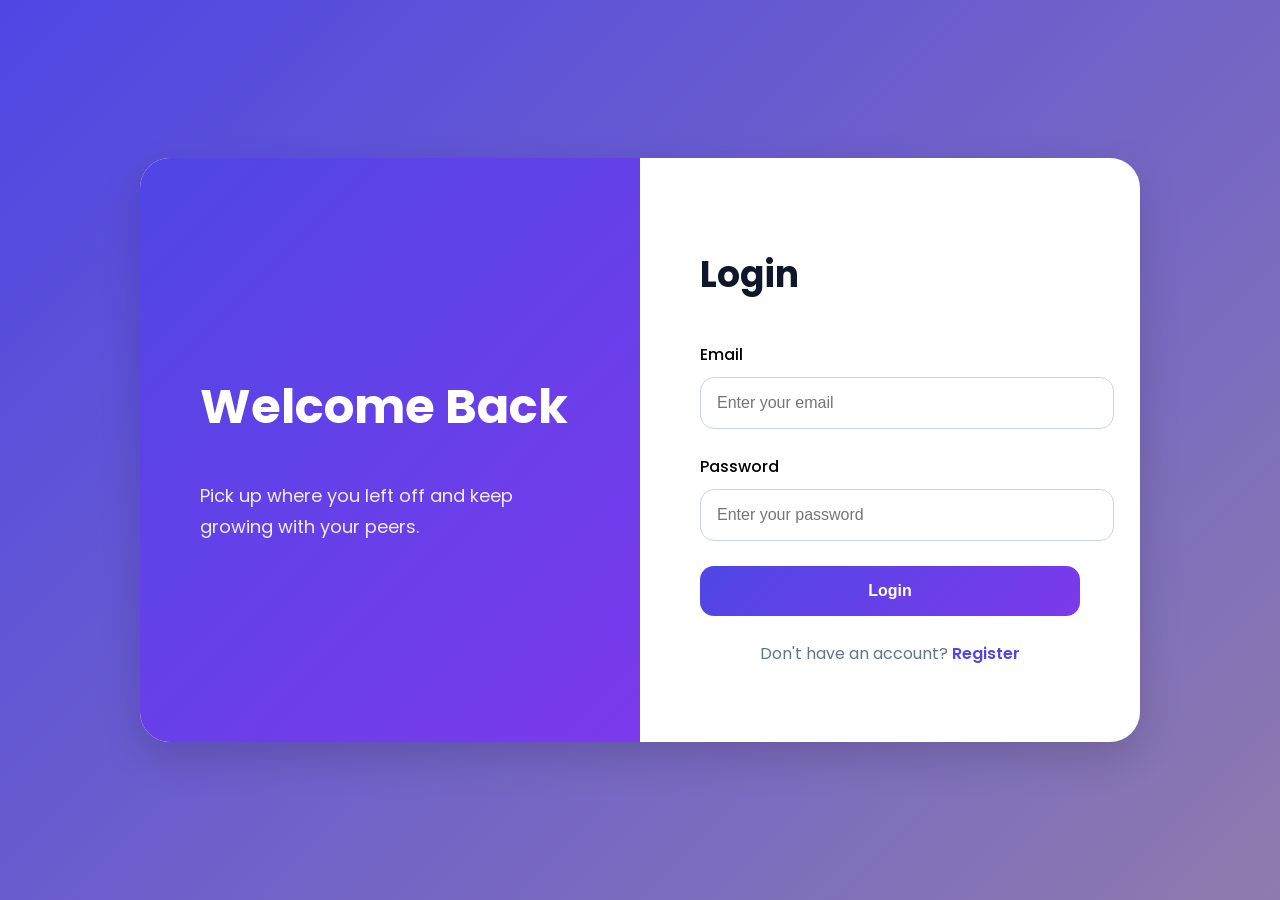
<file: src/main/resources/static/login.html>
<!DOCTYPE html>
<html lang="en">
<head>
    <meta charset="UTF-8">
    <meta name="viewport" content="width=device-width, initial-scale=1.0">
    <title>Login - TeachNLearn</title>

    <link rel="preconnect" href="https://fonts.googleapis.com">
    <link rel="preconnect" href="https://fonts.gstatic.com" crossorigin>

    <link href="https://fonts.googleapis.com/css2?family=Poppins:wght@300;400;500;600;700&display=swap" rel="stylesheet">
</head>

<body style="
    margin: 0;
    padding: 0;
    font-family: 'Poppins', sans-serif;
    background: linear-gradient(135deg, #4f46e5, #8e7bae);
    min-height: 100vh;
    display: flex;
    justify-content: center;
    align-items: center;
">

<div style="
    width: 100%;
    max-width: 1000px;
    background: white;
    border-radius: 30px;
    overflow: hidden;
    display: grid;
    grid-template-columns: 1fr 1fr;
    box-shadow: 0 15px 40px rgba(0,0,0,0.15);
">

    <!-- LEFT SIDE -->

    <div style="
        background: linear-gradient(135deg,#4f46e5,#7c3aed);
        color: white;
        padding: 60px;
        display: flex;
        flex-direction: column;
        justify-content: center;
    ">

        <h1 style="
            font-size: 48px;
            margin-bottom: 20px;
        ">
            Welcome Back
        </h1>

        <p style="
            font-size: 18px;
            line-height: 1.7;
            opacity: 0.9;
        ">
            Pick up where you left off and keep growing with your peers.
        </p>

    </div>

    <!-- RIGHT SIDE -->

    <div style="
        padding: 60px;
        display: flex;
        align-items: center;
    ">

        <form style="width: 100%;">

            <h2 style="
                font-size: 36px;
                margin-bottom: 40px;
                color: #0f172a;
            ">
                Login
            </h2>
            <div style="margin-bottom: 25px;">

                <label style="
                    display: block;
                    margin-bottom: 10px;
                    font-weight: 500;
                ">
                    Email
                </label>

                <input
                        type="email"
                        id="email"
                        placeholder="Enter your email"

                        style="
                        width: 100%;
                        padding: 16px;
                        border-radius: 14px;
                        border: 1px solid #cbd5e1;
                        outline: none;
                        font-size: 16px;
                "
                >

            </div>
            <div style="margin-bottom: 25px;">

                <label style="
                    display: block;
                    margin-bottom: 10px;
                    font-weight: 500;
                ">
                    Password
                </label>

                <input
                        type="password"
                        id="password"
                        placeholder="Enter your password"

                        style="
                        width: 100%;
                        padding: 16px;
                        border-radius: 14px;
                        border: 1px solid #cbd5e1;
                        outline: none;
                        font-size: 16px;
                "
                >

            </div>

            <button
                    type="button"
                    onclick="loginUser()"

                    style="
                    width: 100%;
                    padding: 16px;
                    border: none;
                    border-radius: 14px;
                    background: linear-gradient(135deg,#4f46e5,#7c3aed);
                    color: white;
                    font-size: 16px;
                    font-weight: 600;
                    cursor: pointer;
            "
            >
                Login
            </button>

            <p style="
                margin-top: 25px;
                text-align: center;
                color: #64748b;
            ">

                Don't have an account?

                <a
                        href="register.html"

                        style="
                        color: #4f46e5;
                        text-decoration: none;
                        font-weight: 600;
                "
                >
                    Register
                </a>

            </p>

        </form>

    </div>

</div>

<script>

    async function loginUser() {

        const email = document.getElementById("email").value.trim();

        const password = document.getElementById("password").value.trim();

        if(email === "" || password === "") {

            alert("Please fill all fields");

            return;
        }
        if(!email.includes("@")){
            alert("Enter valid email address");
            return;
        }

        try {
        // LOGIN REQUEST

const response = await fetch(
    "http://localhost:9090/auth/login",
    {
        method: "POST",

        headers: {
            "Content-Type": "application/json"
        },

        body: JSON.stringify({
            email,
            password
        })
    }
);

const data = await response.json();

if(response.ok) {

    // FETCH COMPLETE USER DETAILS
    localStorage.setItem("token",data.token);
    const userResponse = await fetch(
        "http://localhost:9090/users/me",{
            headers:{
                Authorization:`Bearer ${data.token}`
            }
        }
    );

    const fullUser =
        await userResponse.json();

    // STORE FULL USER

    localStorage.setItem(
        "user",
        JSON.stringify(fullUser)
    );
    localStorage.setItem("role",data.role);
    alert("Login Successful");

    window.location.href ="index.html"

}
             else {

                alert(data.message || "Login Failed");
            }

        } catch(error) {

            console.log(error);

            alert("Server Error");
        }
    }

</script>

</body>
</html>
</file>
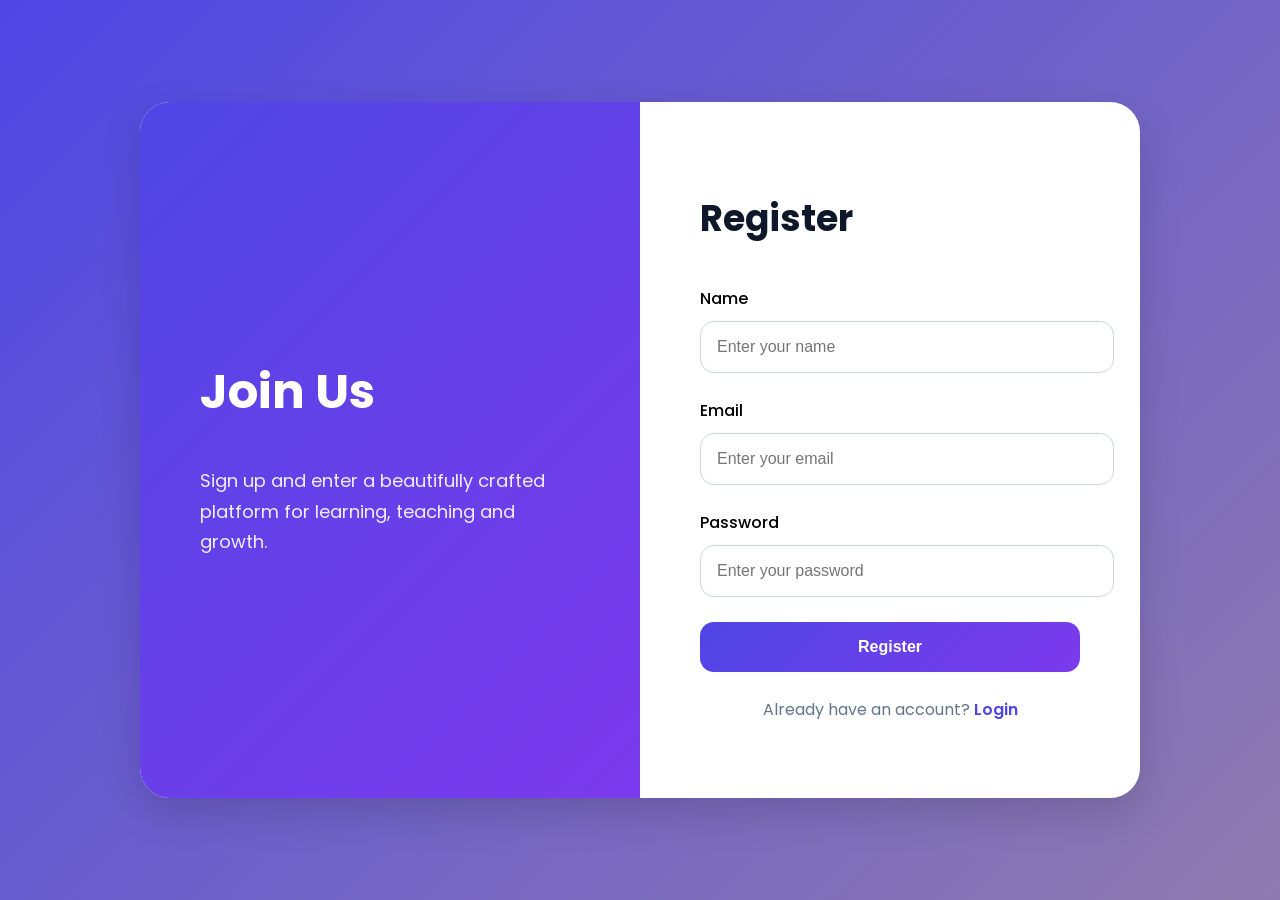
<file: src/main/resources/static/register.html>
<!DOCTYPE html>
<html lang="en">
<head>
    <meta charset="UTF-8">
    <meta name="viewport" content="width=device-width, initial-scale=1.0">
    <title>Register - TeachNLearn</title>

    <link rel="preconnect" href="https://fonts.googleapis.com">
    <link rel="preconnect" href="https://fonts.gstatic.com" crossorigin>

    <link href="https://fonts.googleapis.com/css2?family=Poppins:wght@300;400;500;600;700&display=swap" rel="stylesheet">
</head>

<body style="
    margin: 0;
    padding: 0;
    font-family: 'Poppins', sans-serif;
    background: linear-gradient(135deg, #4f46e5, #8e7bae);
    min-height: 100vh;
    display: flex;
    justify-content: center;
    align-items: center;
">

<div style="
    width: 100%;
    max-width: 1000px;
    background: white;
    border-radius: 30px;
    overflow: hidden;
    display: grid;
    grid-template-columns: 1fr 1fr;
    box-shadow: 0 15px 40px rgba(0,0,0,0.15);
">

    <!-- LEFT SIDE -->

    <div style="
        background: linear-gradient(135deg,#4f46e5,#7c3aed);
        color: white;
        padding: 60px;
        display: flex;
        flex-direction: column;
        justify-content: center;
    ">

        <h1 style="
            font-size: 48px;
            margin-bottom: 20px;
        ">
            Join Us
        </h1>

        <p style="
            font-size: 18px;
            line-height: 1.7;
            opacity: 0.9;
        ">
            Sign up and enter a beautifully crafted platform for learning, teaching and growth.
        </p>

    </div>

    <!-- RIGHT SIDE -->

    <div style="
        padding: 60px;
        display: flex;
        align-items: center;
    ">

        <form style="width: 100%;">

            <h2 style="
                font-size: 36px;
                margin-bottom: 40px;
                color: #0f172a;
            ">
                Register
            </h2>

            <!-- NAME -->

            <div style="margin-bottom: 25px;">

                <label style="
                    display: block;
                    margin-bottom: 10px;
                    font-weight: 500;
                ">
                    Name
                </label>

                <input
                        type="text"
                        id="name"
                        placeholder="Enter your name"

                        style="
                        width: 100%;
                        padding: 16px;
                        border-radius: 14px;
                        border: 1px solid #cbd5e1;
                        outline: none;
                        font-size: 16px;
                "
                >

            </div>

            <!-- EMAIL -->

            <div style="margin-bottom: 25px;">

                <label style="
                    display: block;
                    margin-bottom: 10px;
                    font-weight: 500;
                ">
                    Email
                </label>

                <input
                        type="email"
                        id="email"
                        placeholder="Enter your email"

                        style="
                        width: 100%;
                        padding: 16px;
                        border-radius: 14px;
                        border: 1px solid #cbd5e1;
                        outline: none;
                        font-size: 16px;
                "
                >

            </div>

            <!-- PASSWORD -->

            <div style="margin-bottom: 25px;">

                <label style="
                    display: block;
                    margin-bottom: 10px;
                    font-weight: 500;
                ">
                    Password
                </label>

                <input
                        type="password"
                        id="password"
                        placeholder="Enter your password"

                        style="
                        width: 100%;
                        padding: 16px;
                        border-radius: 14px;
                        border: 1px solid #cbd5e1;
                        outline: none;
                        font-size: 16px;
                "
                >

            </div>

            <!-- BUTTON -->

            <button
                    type="button"
                    onclick="registerUser()"

                    style="
                    width: 100%;
                    padding: 16px;
                    border: none;
                    border-radius: 14px;
                    background: linear-gradient(135deg,#4f46e5,#7c3aed);
                    color: white;
                    font-size: 16px;
                    font-weight: 600;
                    cursor: pointer;
            "
            >
                Register
            </button>

            <p style="
                margin-top: 25px;
                text-align: center;
                color: #64748b;
            ">

                Already have an account?

                <a
                        href="login.html"

                        style="
                        color: #4f46e5;
                        text-decoration: none;
                        font-weight: 600;
                "
                >
                    Login
                </a>

            </p>

        </form>

    </div>

</div>

<script>

    async function registerUser() {

        const name = document.getElementById("name").value.trim();

        const email = document.getElementById("email").value.trim();

        const password = document.getElementById("password").value.trim();
        if(password.length<6){
            alert("Password must contain atleast 6 characters");
            return;
        }
        if(name === "" || email === "" || password === "") {

            alert("Please fill all fields");

            return;
        }

        if(!email.includes("@")){
            alert("Enter valid email address");
            return;
        }
        try {

            const response = await fetch(
                "http://localhost:9090/auth/register",
                {
                    method: "POST",

                    headers: {
                        "Content-Type": "application/json"
                    },

                    body: JSON.stringify({
                        name: name,
                        email: email,
                        password: password
                    })
                }
            );

            const data = await response.json();

            if(response.ok) {
                alert("Registration Successful");
                // Redirect to login
                window.location.href = "login.html";

            } else {
                alert(data.message || Object.values(data)[0] || "Registration failed");
            }

        } catch(error) {

            console.log(error);

            alert("Server Error");
        }
    }

</script>

</body>
</html>
</file>
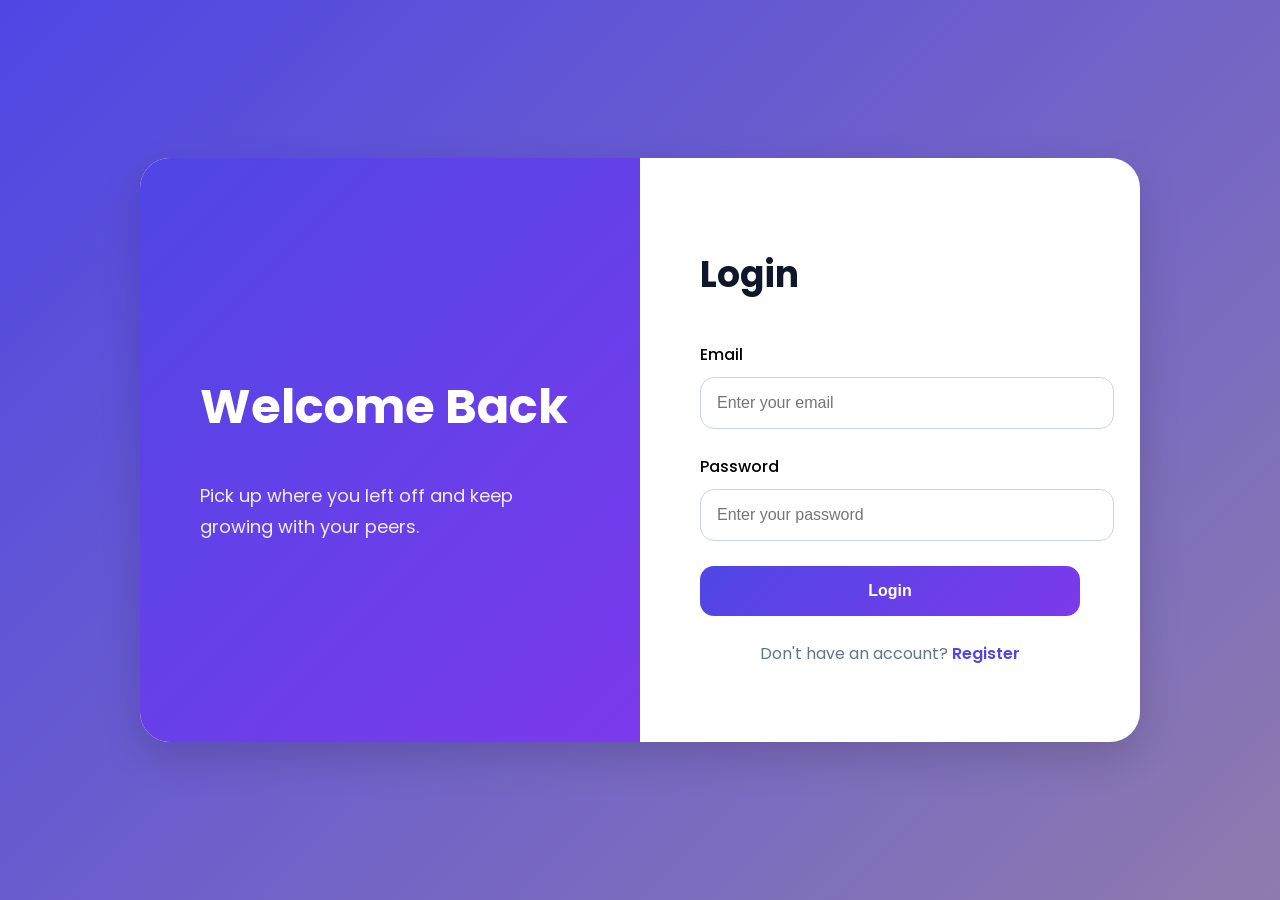
<file: src/main/resources/static/skill-profile.html>
<!DOCTYPE html>
<html lang="en">
<head><meta charset="UTF-8"> <meta name="viewport"content="width=device-width, initial-scale=1.0">
    <title>Mentor Profile</title>
    <link rel="stylesheet" href="skill-profile.css">
    <link rel="preconnect" href="https://fonts.googleapis.com">
    <link rel="preconnect" href="https://fonts.gstatic.com"  crossorigin>
    <link href="https://fonts.googleapis.com/css2?family=Poppins:wght@300;400;500;600;700&display=swap" rel="stylesheet">
    <link rel="stylesheet" href="https://cdnjs.cloudflare.com/ajax/libs/font-awesome/6.5.1/css/all.min.css">
</head>

<body>

<div class="profile-container">
    <div class="mentor-card">
        <img id="mentorImage">
        <h1 id="mentorName"></h1>
        <p id="mentorBio"></p>
        <div class="social-links">
            <a id="linkedinLink" target="_blank">
                <i class="fab fa-linkedin"></i>LinkedIn</a>
            <a id="githubLink" target="_blank">
                <i class="fab fa-github"></i>GitHub</a>
        </div>
        <div class="rating">
            <i class="fa-solid fa-star"></i> <span id="mentorRating"></span>
        </div>
        <button class="view-btn" onclick="loadSkills()">
            View All skills
        </button>
    </div>

    <div class="skill-section" id="skillSection" style="display:none;">
        <h2>Selected Skill</h2>
        <div class="skill-card">
            <h3 id="skillTitle"></h3>
            <p
                    class="description"
                    id="skillDescription"
            ></p>
            <div class="skill-meta">
                <span id="skillCategory"></span>
                <span id="skillLevel"></span>
            </div>
            <div
                    class="price"
                    id="skillPrice"
            ></div>
            <div id="bookingButtonContainer">
                <button class="book-btn" onclick="openBookingModal()">
                    Book Session
                </button>
            </div>
        </div>
        <!-- reviews and comments -->
        <div class="reviews-section">
            <h2>Learner's pov on mentor & session</h2>
            <div id="reviewsContainer">

            </div>
        </div>
    </div>
    <div
            class="booking-modal"
            id="bookingModal"
    >
        <div class="booking-box">
            <h2>Book Session</h2>
            <input
                    type="datetime-local"
                    id="sessionDate"
            />
            <textarea
                    id="bookingMessage"
                    placeholder="Add message (optional)"
            ></textarea>
            <div class="booking-actions">
                <button onclick="closeBookingModal()">
                    Cancel
                </button>
                <button onclick="bookSession()">
                    Confirm Booking
                </button>
            </div>
        </div>
    </div>
    <div
            class="booking-popup"
            id="bookingPopup"
    >
        <div class="booking-popup-box">
            <div class="popup-header">
                <h2>
                    Booking Details
                </h2>
                <button
                        onclick="closeBookingPopup()"
                >&times;
                </button>
            </div>
            <div id="bookingDetails">
            </div>
        </div>
    </div>
</div>

<script>
    let isSelfProfile=false;
    //block previous dates from today
    document.getElementById("sessionDate").min =new Date().toISOString().slice(0, 16);
    const token=localStorage.getItem("token");
    const user=JSON.parse(localStorage.getItem("user"));
    if(!user){
        alert("Login required");
        window.location.href="login.html";
    }
    const params =
        new URLSearchParams(window.location.search);

    const userId =
        params.get("userId");

    const skillId =
        params.get("skillId");

    console.log(userId);
    console.log(skillId);

    async function loadMentorOnly(){

    try{

        const response=await authFetch(`http://localhost:9090/users/${userId}`);
        const mentor= await response.json();
        document.getElementById("mentorImage").src=mentor.profileImage ||"https://cdn-icons-png.flaticon.com/512/3135/3135715.png";

        document.getElementById("mentorName").innerText=mentor.name;
        document.getElementById("mentorBio").innerText=mentor.bio ||"No bio available";
        document.getElementById("mentorRating").innerText=mentor.rating || "Not Rated"
        document.getElementById("linkedinLink").href=mentor.linkedIn || "#";
        document.getElementById("githubLink").href=mentor.github || "#";
    }
    catch(error){
        console.log(error);
        alert("Failed to load mentor");
    }
}
    async function loadProfile(){

        try{

            const response = await authFetch(`http://localhost:9090/skills/user/${userId}/skill/${skillId}`);
            if(!response.ok){
                console.log("Status: ",response.status);
                const text=await response.text();
                console.log(text);
                throw new Error(`API failed ${response.status}`);
            }
            const skill = await response.json();
            console.log(skill);
            const user = skill.userDTO;
            const loggedUser=JSON.parse(localStorage.getItem("user"));
            if(loggedUser && loggedUser.id==user.id){
                isSelfProfile=true;
            }
            // USER INFO
            document.getElementById("mentorImage").src =user.profileImage ||"https://cdn-icons-png.flaticon.com/512/149/149071.png";
            document.getElementById("mentorName").innerText =user.name;
            document.getElementById("mentorBio").innerText =user.bio || "No bio available";
            document.getElementById("mentorRating").innerText = user.rating || "Not Rated";
            document.getElementById("linkedinLink").href = user.linkedIn || "#";
            document.getElementById("githubLink").href = user.github || "#";
            // SKILL INFO
            document.getElementById("skillTitle").innerText = skill.title;
            document.getElementById("skillDescription").innerText =skill.description;
            document.getElementById("skillCategory").innerText = "Category : " + skill.category;
            document.getElementById("skillLevel").innerText ="Level : " + skill.experienceLevel;
            document.getElementById("skillPrice").innerHTML =`<i class="fa-solid fa-indian-rupee-sign"></i> ${skill.price}`;
            const container=document.getElementById("bookingButtonContainer");
            if(isSelfProfile){
                container.innerHTML=`<button class="book-btn" style="cursor:not-allowed">You cannot book your own session</button>`
            }
        }
        catch(error){

            console.log(error);

            alert("Failed to load mentor profile");
        }
    }

    async function loadSkills(){
    try{
        const response = await authFetch(
            `http://localhost:9090/skills/user/${userId}`);
        const skills = await response.json();
        const skillSection = document.querySelector(".skill-section");
        skillSection.innerHTML = `
            <h2 class="all-skills-heading">All Skills</h2>
            <div id="allSkillsContainer"></div>
        `;
        const container =document.getElementById("allSkillsContainer");
        skills.forEach(skill => {
            container.innerHTML += `
                <div class="all-skill-card" ondblclick="skillProfile(${skill.userDTO.id},${skill.id})">
                    <div class="all-skill-content">
                        <h3>${skill.title}</h3>
                        <p>${skill.description}</p>
                        <div class="all-skill-meta">
                            <span>${skill.category}</span>
                            <span>${skill.experienceLevel}</span>
                            <span> <i class="fa-solid fa-indian-rupee-sign"></i>${skill.price}</span>
                        </div>
                    </div>
                </div>
            `;
        });
        skillSection.scrollIntoView({
            behavior:"smooth"
        });
    }
    catch(error){
        console.log(error);
        alert("Failed to load skills");
    }
}
function skillProfile(userId,skillId){
window.location.href=`skill-profile.html?userId=${userId}&skillId=${skillId}`;
}
// reviews and comments
async function loadReviews(){
    try{
        const response=await authFetch(`http://localhost:9090/rating/mentor/${userId}`);
        const reviews=await response.json();
        const container=document.getElementById("reviewsContainer");
        container.innerHTML="";
        if(reviews.length===0){
            container.innerHTML=`<p>No reviews yet</p>`;
            return;
        }
        reviews.forEach(review=>{
            let stars="";
            for(let i=0;i<review.stars;i++){
                stars+=`<i class="fa-solid fa-star"></i>`;
            }
            container.innerHTML += `
            <div class="review-card">
                <div class="review-top">
                    <div class="review-user">
                        <i class="fa-solid fa-circle-user"></i>
                        <span>${ review.learnerName}</span>
                    </div>
                    <div class="review-stars">${stars}</div>
                </div>
                <div class="review-comment">${review.comment||"No feedback"}
                </div>
            </div>
            `;
        });
    }
    catch(error){
        console.log(error);
    }
}

function openBookingModal(){
    if(!localStorage.getItem("token")){
        alert("Login required");
        return;
    }
    document.getElementById("bookingModal")
    .style.display="flex";
}

function closeBookingModal(){
    document.getElementById("bookingModal")
    .style.display="none";
}

async function bookSession(){
    const token=localStorage.getItem("token");
    if(!token){
        alert("Login required");
        window.location.href="login.html";
    }
    
    const sessionDate=document.getElementById("sessionDate").value;
    const message=document.getElementById("bookingMessage").value;
    if(sessionDate===""){
        alert("Select session date");
        return;
    }
    try{
        const bookingData={
            studentId:user.id,
            mentorId:userId,
            skillId:skillId,
            sessionDate:sessionDate,
            message:message
        };
        const response=await authFetch(
            "http://localhost:9090/bookings",
            {
                method:"POST",
                headers:{
                    "Content-Type":"application/json"
                },
                body:JSON.stringify(bookingData)
            }
        );
        console.log(bookingData);
        if(response.ok){
            const booking=await response.json();
            alert("Session booked successfully");
            closeBookingModal();
            updateBookingUI(booking.id);
        }
        else{
            const errorText=await response.json();
            closeBookingModal();
            throw new Error(errorText.error);
            
        }
    }
    catch(error){
        console.log(error);
        alert(error.message);
    }
}
    function updateBookingUI(bookingId){
    const container=document.getElementById("bookingButtonContainer");
     
    container.innerHTML = `
    <div class="booking-buttons">
        <button
            class="booked-btn"
            disabled
        >
            Session Booked
        </button>

        <button
            class="details-btn"
            onclick="viewBooking(${bookingId})"
        >
            View Booking
        </button>
    </div>
    `;
}
 function formatSlot(slot){
            const date=new Date(slot);
            const day=String(date.getDate()).padStart(2,"0");
            const month=String(date.getMonth()+1).padStart(2,"0");
            const year=date.getFullYear();
            const hours=String(date.getHours()).padStart(2,"0");
            const minutes=String(date.getMinutes()).padStart(2,"0");
            return `${day}/${month}/${year} ${hours}:${minutes}`;
}
async function viewBooking(bookingId){
    try {
        const response=await authFetch(`http://localhost:9090/bookings/${bookingId}`);
        const booking=await response.json();
         document.getElementById(
        "bookingDetails"
        ).innerHTML = `

        <div class="detail-row">
            <span>Student</span>
            <p>${booking.student.name}</p>
        </div>

        <div class="detail-row">
            <span>Mentor</span>
            <p>${booking.mentor.name}</p>
        </div>

        <div class="detail-row">
            <span>Skill</span>
            <p>${booking.skill.title}</p>
        </div>

        <div class="detail-row">
            <span>Date</span>
            <p>${formatSlot(booking.sessionDate)}</p>
        </div>

        <div class="detail-row">
            <span>Status</span>
            <p class="status">
                ${booking.status}
            </p>
        </div>

        <div class="detail-row">
            <span>Message</span>
            <p>
            ${
                booking.message ||
                "No message"
            }
            </p>
        </div>

        `;

        document.getElementById(
        "bookingPopup"
        ).style.display="flex";
    } catch (error) {
        console.log(error);
        alert("Failed to load booking");
    }

}

async function checkBookingStatus(){
    const user=JSON.parse(localStorage.getItem("user"));
    
    if(!user){
        return;
    }
    try{
        const response=await authFetch(`http://localhost:9090/bookings/check?skillId=${skillId}`);
        if(!response.ok){
            return;
        }
        const booking=await response.json();
        if(booking && booking.id){
            updateBookingUI(booking.id);
        }
    }catch(error){
        console.log(error);
    }
}
function closeBookingPopup(){
    document.getElementById("bookingPopup").style.display="none";
}

async function initialize(){
    const section=document.getElementById("skillSection");
    if(!skillId){
        section.style.display="block";
        await loadMentorOnly();
        await loadSkills();
        await loadReviews();
        return;
    }
    else{
        await loadProfile();
        await checkBookingStatus();
        await loadReviews();
        section.style.display="block";
    }
    
}

//detects expired or invalid tokens and redirects to login
let sessionExpired=false;
async function authFetch(url,options={}){
    const currToken=localStorage.getItem("token");
    const headers={
        ...(options.headers || {}),
        Authorization:`Bearer ${currToken}`
    };
    const response=await fetch(url,{...options
        ,headers
    });

    if(response.status===401 || response.status===403){
        if(!sessionExpired){
            sessionExpired=true;
            localStorage.clear();
            alert("Session expired, please login again");
            window.location.href="login.html";
        }
        
        throw new Error("Session Expired");
    }
    return response;
}
initialize()


</script>

</body>
</html>
</file>
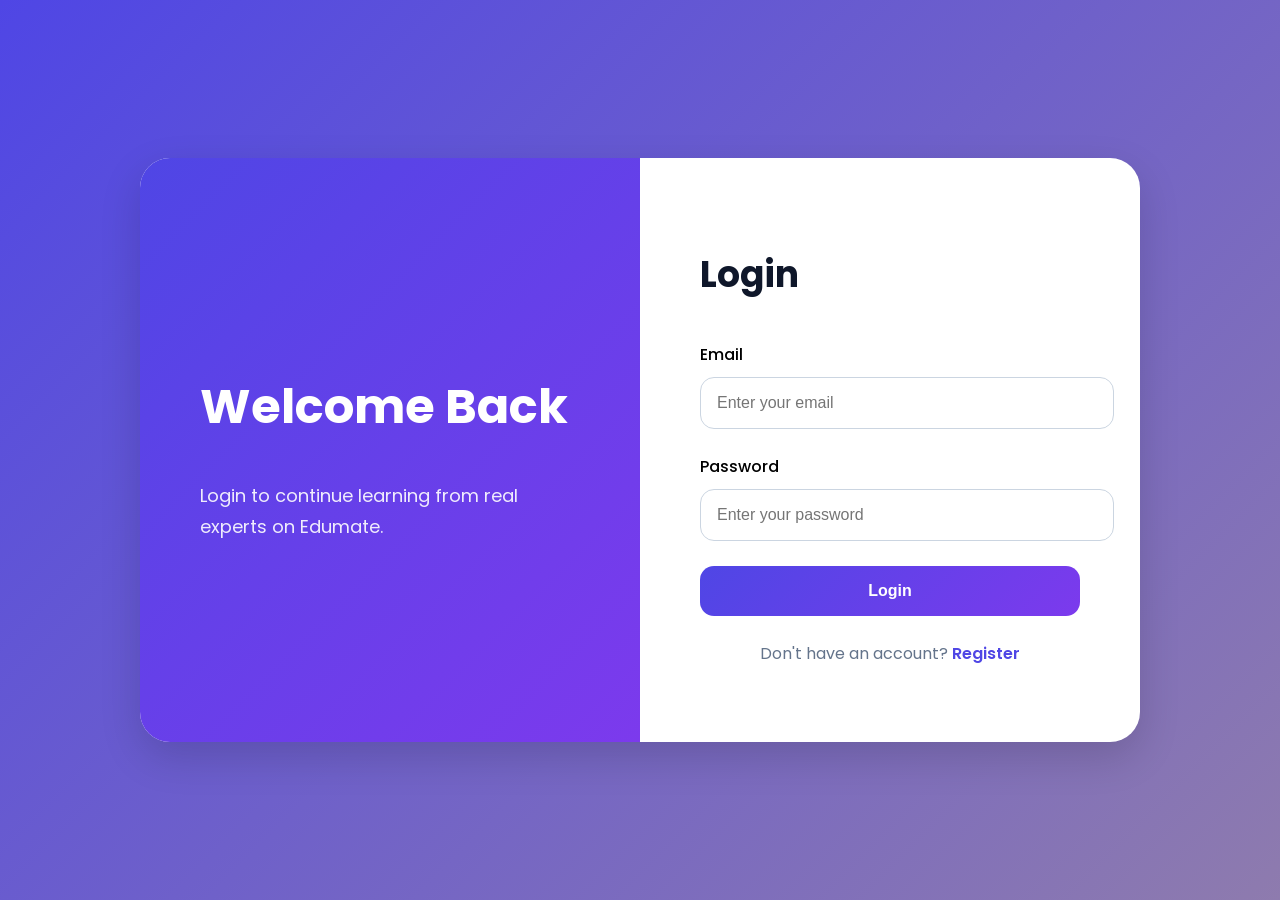
<file: src/main/resources/frontend/pages/dashboard.html>
<!DOCTYPE html>
<html lang="en">
<head>
    <meta charset="UTF-8" />
    <meta name="viewport" content="width=device-width, initial-scale=1.0" />

    <title>Dashboard</title>

    <link rel="stylesheet" href="../style.css" />

    <link rel="preconnect" href="https://fonts.googleapis.com">
    <link rel="preconnect" href="https://fonts.gstatic.com" crossorigin>

    <link href="https://fonts.googleapis.com/css2?family=Poppins:wght@300;400;500;600;700&display=swap" rel="stylesheet">
</head>

<body>

<div class="dashboard">
    <aside class="sidebar">
        <h2>Edumate</h2>
        <ul>
            <li onclick="showSection('dashboardSection')">
                Dashboard
            </li>
            <li onclick="showSection('profileSection')">
                Update Profile
            </li>
            <li onclick="showSection('skillsSection')">
                My Skills
            </li>
            <li onclick="showSection('addSkillSection')">
                Add Skill
            </li>
            <li onclick="logoutUser()">
                Logout
            </li>
        </ul>

    </aside>


    <main class="dashboard-content">
        <section id="dashboardSection">

            <div class="dashboard-header">

                <h1 id="welcomeText">
                    Welcome Back
                </h1>
                <div class="user-profile-card">

                    <div class="profile-left">

                        <img id="profileImageDisplay" src="https://cdn-icons-png.flaticon.com/512/3135/3135715.png" alt="profile">

                    </div>

                    <div class="profile-right">

                        <h2 id="userName"></h2>

                        <p id="userEmail"></p>

                        <p id="userBio"></p>

                        <div class="profile-links">

                            <a id="linkedinLink"
                               target="_blank">
                                LinkedIn
                            </a>

                            <a id="githubLink"
                               target="_blank">
                                GitHub
                            </a>

                        </div>

                        <div class="profile-bottom">

            <span id="userRating">
            </span>

                            <span id="userVerified">
            </span>

                        </div>

                    </div>

                </div>

            </div>

            <div class="stats-grid">

                <div class="stat-card">
                    <h3>Skills Uploaded</h3>
                    <p>12</p>
                </div>

                <div class="stat-card">
                    <h3>Total Students</h3>
                    <p>84</p>
                </div>

                <div class="stat-card">
                    <h3>Rating</h3>
                    <p>4.9</p>
                </div>

            </div>

        </section>
        <section id="profileSection"
                 style="display:none;">

            <h2>Update Profile</h2>

            <div class="profile-form">

                <input
                        type="text"
                        id="bio"
                        placeholder="Enter your bio"
                >

                <input
                        type="text"
                        id="linkedin"
                        placeholder="LinkedIn Profile"
                >

                <input
                        type="text"
                        id="github"
                        placeholder="GitHub Profile">

                <input
                        type="text"
                        id="profileImage"
                        placeholder="Profile Image URL"
                >

                <button onclick="updateProfile()">
                    Save Profile
                </button>

            </div>

        </section>

        <section id="skillsSection"
                 style="display:none;">

            <div class="my-skills">

                <h2>My Skills</h2>

                <div id="mySkillsContainer">

                </div>

            </div>

        </section>


        <section id="addSkillSection"
                 style="display:none;">

            <h2>Add Skill</h2>

            <div class="profile-form">

                <input
                        type="text"
                        id="title"
                        placeholder="Skill Title"
                >

                <input
                        type="text"
                        id="description"
                        placeholder="Description"
                >

                <input
                        type="text"
                        id="category"
                        placeholder="Category"
                >

                <input
                        type="text"
                        id="experienceLevel"
                        placeholder="Experience Level"
                >

                <input
                        type="number"
                        id="price"
                        placeholder="Price"
                >

                <input
                        type="text"
                        id="thumbnail"
                        placeholder="Thumbnail URL"
                >

                <button onclick="addSkill()">
                    Upload Skill
                </button>

            </div>

        </section>

    </main>

</div>

<script>

    const user =
        JSON.parse(localStorage.getItem("user"));

    if(!user) {

        window.location.href = "login.html";
    }

    // Welcome Text
    document.getElementById("welcomeText")
    .innerText = `Welcome Back, ${user.name}`;
<!--    profile section-->
    document.getElementById("userName")
.innerText = user.name;

document.getElementById("userEmail")
.innerText = user.email;

document.getElementById("userBio")
.innerText =
    user.bio || "No bio added";

document.getElementById("profileImageDisplay")
.src =
    user.profileImage ||
    "https://cdn-icons-png.flaticon.com/512/3135/3135715.png";

document.getElementById("linkedinLink")
.href =
    user.linkedIn || alert("LinkedIn not added yet");

document.getElementById("githubLink")
.href =
    user.github || alert("Github Not added yet");

document.getElementById("userRating")
.innerText =
    `⭐ Rating: ${user.rating || 0}`;

document.getElementById("userVerified")
.innerText =
    user.verified
        ? "✔ Verified Mentor"
        : "❌ Not Verified";


    // SECTION SWITCHING
    function showSection(sectionId) {

        document.getElementById("dashboardSection")
            .style.display = "none";

        document.getElementById("profileSection")
            .style.display = "none";

        document.getElementById("skillsSection")
            .style.display = "none";

        document.getElementById("addSkillSection")
            .style.display = "none";

        document.getElementById(sectionId)
            .style.display = "block";
    }

    // LOGOUT

    function logoutUser() {

        localStorage.removeItem("user");

        window.location.href = "../index.html";
    }

    // UPDATE PROFILE

    async function updateProfile() {

        const bio =
            document.getElementById("bio").value;

        const linkedIn =
            document.getElementById("linkedin").value;

        const github =
            document.getElementById("github").value;

        const profileImage =
            document.getElementById("profileImage").value;

        try {

            const response = await fetch(
                `http://localhost:9090/users/profile/${user.id}`,
                {
                    method: "PUT",

                    headers: {
                        "Content-Type": "application/json"
                    },

                    body: JSON.stringify({
                        bio,
                        linkedIn,
                        github,
                        profileImage
                    })
                }
            );

            const data = await response.json();

            if(response.ok) {

                localStorage.setItem(
                    "user",
                    JSON.stringify(data)
                );

                alert("Profile Updated");

            } else {

                alert("Update Failed");
            }

        } catch(error) {

            console.log(error);

            alert("Server Error");
        }
    }

    // ADD SKILL

    async function addSkill() {

        const title =
            document.getElementById("title").value;

        const description =
            document.getElementById("description").value;

        const category =
            document.getElementById("category").value;

        const experienceLevel =
            document.getElementById("experienceLevel").value;

        const price =
            document.getElementById("price").value;

        const thumbnail =
            document.getElementById("thumbnail").value;

        try {

            const response = await fetch(
                `http://localhost:9090/skills/${user.id}`,
                {
                    method: "POST",

                    headers: {
                        "Content-Type": "application/json"
                    },

                    body: JSON.stringify({
                        title,
                        description,
                        category,
                        experienceLevel,
                        price,
                        thumbnail
                    })
                }
            );

            if(response.ok) {

                alert("Skill Uploaded");
                 window.location.href = "dashboard.html";

            } else {

                alert("Upload Failed");
            }

        } catch(error) {

            console.log(error);

            alert("Server Error");
        }
    }

    // LOAD USER SKILLS

    async function loadMySkills() {

        try {

            const response = await fetch(
                `http://localhost:9090/skills/user/${user.id}`
            );

            const skills = await response.json();

            const container =
                document.getElementById("mySkillsContainer");

            container.innerHTML = "";

            skills.forEach(skill => {

                container.innerHTML += `
                    <div class="skill-card">

                        <h3>${skill.title}</h3>

                        <p>${skill.description}</p>

                    </div>
                `;
            });

        } catch(error) {

            console.log(error);
        }
    }

    // INITIAL LOAD

    loadMySkills();

</script>

</body>
</html>
</file>
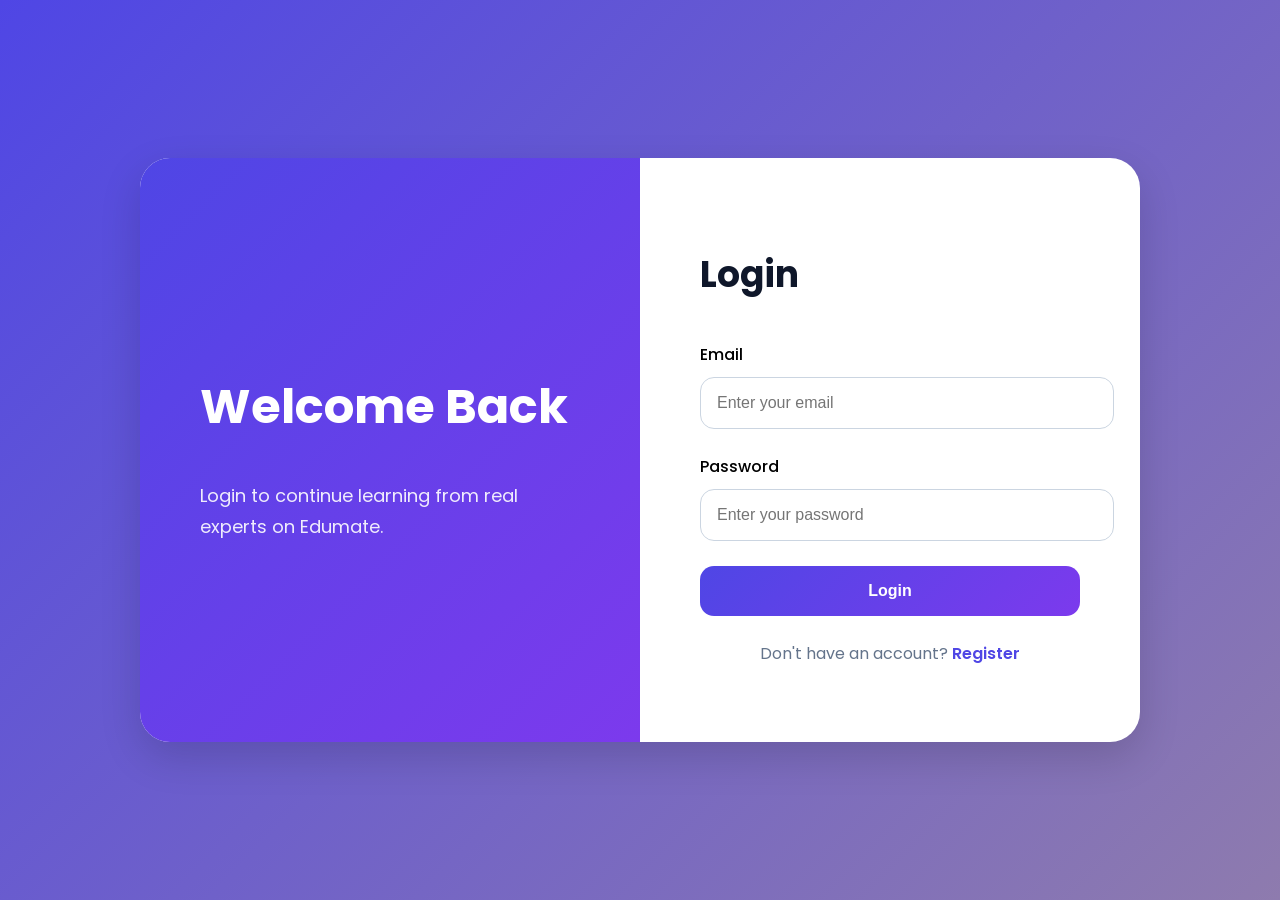
<file: src/main/resources/frontend/pages/login.html>
<!DOCTYPE html>
<html lang="en">
<head>
    <meta charset="UTF-8">
    <meta name="viewport" content="width=device-width, initial-scale=1.0">
    <title>Login - Edumate</title>

    <link rel="preconnect" href="https://fonts.googleapis.com">
    <link rel="preconnect" href="https://fonts.gstatic.com" crossorigin>

    <link href="https://fonts.googleapis.com/css2?family=Poppins:wght@300;400;500;600;700&display=swap" rel="stylesheet">
</head>

<body style="
    margin: 0;
    padding: 0;
    font-family: 'Poppins', sans-serif;
    background: linear-gradient(135deg, #4f46e5, #8e7bae);
    min-height: 100vh;
    display: flex;
    justify-content: center;
    align-items: center;
">

<div style="
    width: 100%;
    max-width: 1000px;
    background: white;
    border-radius: 30px;
    overflow: hidden;
    display: grid;
    grid-template-columns: 1fr 1fr;
    box-shadow: 0 15px 40px rgba(0,0,0,0.15);
">

    <!-- LEFT SIDE -->

    <div style="
        background: linear-gradient(135deg,#4f46e5,#7c3aed);
        color: white;
        padding: 60px;
        display: flex;
        flex-direction: column;
        justify-content: center;
    ">

        <h1 style="
            font-size: 48px;
            margin-bottom: 20px;
        ">
            Welcome Back
        </h1>

        <p style="
            font-size: 18px;
            line-height: 1.7;
            opacity: 0.9;
        ">
            Login to continue learning from real experts on Edumate.
        </p>

    </div>

    <!-- RIGHT SIDE -->

    <div style="
        padding: 60px;
        display: flex;
        align-items: center;
    ">

        <form style="width: 100%;">

            <h2 style="
                font-size: 36px;
                margin-bottom: 40px;
                color: #0f172a;
            ">
                Login
            </h2>
            <div style="margin-bottom: 25px;">

                <label style="
                    display: block;
                    margin-bottom: 10px;
                    font-weight: 500;
                ">
                    Email
                </label>

                <input
                        type="email"
                        id="email"
                        placeholder="Enter your email"

                        style="
                        width: 100%;
                        padding: 16px;
                        border-radius: 14px;
                        border: 1px solid #cbd5e1;
                        outline: none;
                        font-size: 16px;
                "
                >

            </div>
            <div style="margin-bottom: 25px;">

                <label style="
                    display: block;
                    margin-bottom: 10px;
                    font-weight: 500;
                ">
                    Password
                </label>

                <input
                        type="password"
                        id="password"
                        placeholder="Enter your password"

                        style="
                        width: 100%;
                        padding: 16px;
                        border-radius: 14px;
                        border: 1px solid #cbd5e1;
                        outline: none;
                        font-size: 16px;
                "
                >

            </div>

            <button
                    type="button"
                    onclick="loginUser()"

                    style="
                    width: 100%;
                    padding: 16px;
                    border: none;
                    border-radius: 14px;
                    background: linear-gradient(135deg,#4f46e5,#7c3aed);
                    color: white;
                    font-size: 16px;
                    font-weight: 600;
                    cursor: pointer;
            "
            >
                Login
            </button>

            <p style="
                margin-top: 25px;
                text-align: center;
                color: #64748b;
            ">

                Don't have an account?

                <a
                        href="register.html"

                        style="
                        color: #4f46e5;
                        text-decoration: none;
                        font-weight: 600;
                "
                >
                    Register
                </a>

            </p>

        </form>

    </div>

</div>

<script>

    async function loginUser() {

        const email = document.getElementById("email").value;

        const password = document.getElementById("password").value;

        if(email === "" || password === "") {

            alert("Please fill all fields");

            return;
        }

        try {
        // LOGIN REQUEST

const response = await fetch(
    "http://localhost:9090/auth/login",
    {
        method: "POST",

        headers: {
            "Content-Type": "application/json"
        },

        body: JSON.stringify({
            email,
            password
        })
    }
);

const data = await response.json();

if(response.ok) {

    // FETCH COMPLETE USER DETAILS

    const userResponse = await fetch(
        `http://localhost:9090/users/${data.userId}`
    );

    const fullUser =
        await userResponse.json();

    // STORE FULL USER

    localStorage.setItem(
        "user",
        JSON.stringify(fullUser)
    );

    alert("Login Successful");

    window.location.href =
        "dashboard.html";

}

             else {

                alert(data.message || "Login Failed");
            }

        } catch(error) {

            console.log(error);

            alert("Server Error");
        }
    }

</script>

</body>
</html>
</file>
<file: src/main/resources/static/style.css>
*{
    margin:0;
    padding:0;
    box-sizing:border-box;
    font-family:'Poppins',sans-serif;
}

html{
    scroll-behavior:smooth;
}

body{
    background:#f8fafc;
    color:#0f172a;
    overflow-x:hidden;
}

/* =========================
   NAVBAR
========================= */

.navbar{
    width:100%;
    padding:20px 8%;
    display:flex;
    justify-content:space-between;
    align-items:center;
    position:sticky;
    top:0;
    z-index:1000;
    background:rgba(255,255,255,0.85);
    backdrop-filter:blur(12px);
    box-shadow:0 2px 12px rgba(0,0,0,0.06);
}

.logo{
    display: flex;
    align-items: center;
    gap: 10px;
    font-size:32px;
    font-weight:700;
    color:#4f46e5;
}
.logo i{
    background: linear-gradient(0deg,#cdc7c7,#6f1dc6);
    -webkit-background-clip: text;
    background-clip: text;
    -webkit-text-fill-color: transparent;
}

.nav-links{
    display:flex;
    list-style:none;
    gap:28px;
    align-items: center;
}

.nav-links a{
    text-decoration:none;
    color:#0f172a;
    font-weight:500;
    position:relative;
    padding: 8px 12px;
    border-radius: 10px;
    transition:0.35s;
}

.nav-links a:hover{
    color:#4f46e5;
    transform: translateY(-1px);
}

.nav-links a.active{
    color:#4f46e5;
}

.nav-links a.active::after{
    width:70%;
}

.nav-actions{
    display:flex;
    align-items:center;
    gap:15px;
}

.nav-actions input{
    padding:12px 16px;
    border-radius:12px;
    border:1px solid #dbeafe;
    outline:none;
    width:220px;
}

.nav-actions button{
    padding:12px 22px;
    border:none;
    border-radius:12px;
    background:linear-gradient(135deg,#4f46e5,#7c3aed);
    color:white;
    cursor:pointer;
    font-weight:600;
    transition:0.3s;
}

.nav-actions button:hover{
    transform:translateY(-2px);
    box-shadow:0 10px 20px rgba(79,70,229,0.2);
}

/* =========================
   HERO
========================= */

.hero{
    min-height:92vh;
    display:flex;
    justify-content:center;
    align-items:center;
    text-align:center;
    padding:0 8%;
    background:linear-gradient(135deg,#4f46e5,#7c3aed);
    color:white;
    position:relative;
    overflow:hidden;
}

.hero::before{
    content:"";
    position:absolute;
    width:600px;
    height:600px;
    background:rgba(255,255,255,0.08);
    border-radius:50%;
    top:-180px;
    right:-150px;
}

.hero::after{
    content:"";
    position:absolute;
    width:400px;
    height:400px;
    background:rgba(255,255,255,0.06);
    border-radius:50%;
    bottom:-120px;
    left:-120px;
}

.hero-content{
    max-width:850px;
    position:relative;
    z-index:2;
}

.hero-title{
    font-size:3rem;
    font-weight: 700;
    line-height:1.25;
    color:white;
    text-align: center;
    max-width:1000px;
    margin:0 auto;
    letter-spacing: -2px;
}
.hero-title span{
    display: block;
    font-size: 5rem;
    background: linear-gradient(180deg,#ffffff,#9251d8);
    -webkit-background-clip: text;
    background-clip: text;
    -webkit-text-fill-color: transparent;
}
.hero-subtitle{
    margin-top: 1.5rem;
    font-size: 1.3rem;
    font-weight: 300;
    color: rgba(255,255,255,0.85);
    text-align: center;
    max-width: 750px;
    margin-left: auto;
    margin-right: auto;
    line-height: 1.8;
    margin-bottom: 1.5rem;
}

.hero-search{
    display:flex;
    justify-content:center;
    gap:16px;
    flex-wrap:wrap;
}

.hero-search input{
    width:450px;
    max-width:100%;
    padding:18px;
    border:none;
    border-radius:16px;
    outline:none;
    font-size:16px;
}

.hero-search button{
    padding:18px 30px;
    border:none;
    border-radius:16px;
    background:#06b6d4;
    color:white;
    font-size:16px;
    cursor:pointer;
    font-weight:600;
    transition:0.3s;
}

.hero-search button:hover{
    background:#0891b2;
    transform:translateY(-2px);
}

/* =========================
   SECTIONS
========================= */

.skills-section,
.mentors-section,
.search-page,
.profile-section,
.add-skill-section{
    padding:90px 8%;
}

.skills-section h2,
.mentors-section h2,
.profile-section h2,
.search-page h1,
.add-skill-section h1{
    font-size:42px;
    margin-bottom:45px;
    color:#0f172a;
}

/* =========================
   GRID
========================= */

.skills-grid,
.mentors-grid,
.search-results,
.stats-grid,
#mySkillsContainer{
    display:grid;
    grid-template-columns:repeat(auto-fit,minmax(260px,1fr));
    gap:28px;
}

/* =========================
   SKILL CARD
========================= */

.skill-card{
    background:white;
    border-radius:24px;
    padding:30px;
    box-shadow:0 10px 30px rgba(0,0,0,0.05);
    transition:0.35s;
    border:1px solid transparent;
}

.skill-card:hover{
    transform:translateY(-8px);
    border-color:#e0e7ff;
}

.skill-card h3{
    font-size:24px;
    margin-bottom:12px;
    color:#4f46e5;
}

.skill-card p{
    color:#64748b;
    margin-bottom:18px;
    line-height:1.7;
}

.skill-card span{
    font-weight:600;
    color:#0f172a;
}

.skill-card button{
    margin-top:15px;
    padding:12px 18px;
    border:none;
    border-radius:12px;
    background:#4f46e5;
    color:white;
    cursor:pointer;
    transition:0.3s;
}

.skill-card button:hover{
    background:#4338ca;
}

/* =========================
   PROFILE PAGE
========================= */

.profile-header{
    display:flex;
    align-items:center;
    gap:45px;
    margin-bottom:50px;
    flex-wrap:wrap;
}

.profile-header img{
    width:190px;
    height:190px;
    border-radius:50%;
    object-fit:cover;
    border:6px solid #4f46e5;
}

.profile-header h1{
    font-size:52px;
    margin-bottom:12px;
}

.profile-header p{
    color:#64748b;
    margin-bottom:10px;
}

.profile-links{
    display:flex;
    gap:20px;
    margin:25px 0;
}

.profile-links a{
    text-decoration:none;
    padding:12px 24px;
    border-radius:14px;
    background:#0f172a;
    color:white;
}

.skills-tags{
    display:flex;
    flex-wrap:wrap;
    gap:15px;
}

.skills-tags span{
    padding:12px 22px;
    background:#e0e7ff;
    color:#4338ca;
    border-radius:30px;
    font-weight:600;
}

.book-btn{
    padding:16px 30px;
    border:none;
    border-radius:16px;
    background:linear-gradient(135deg,#4f46e5,#7c3aed);
    color:white;
    font-size:16px;
    cursor:pointer;
}

/* =========================
   DASHBOARD
========================= */

.dashboard{
    display:flex;
    min-height:100vh;
    background:#f8fafc;
}

/* SIDEBAR */

.sidebar{
    width:270px;
    background:linear-gradient(180deg,#1e293b,#0f172a);
    color:white;
    padding:35px 22px;
    position:sticky;
    top:0;
    height:100vh;
}

.sidebar h2{
    font-size:34px;
    margin-bottom:45px;
}

.sidebar ul{
    list-style:none;
}

.sidebar li{
    padding:16px 18px;
    margin-bottom:14px;
    border-radius:14px;
    cursor:pointer;
    transition:0.3s;
    font-weight:500;
}

.sidebar li:hover{
    background:rgba(255,255,255,0.08);
}

/* DASHBOARD CONTENT */

.dashboard-content{
    flex:1;
    padding:45px;
}

/* HEADER */

.dashboard-header{
    display:flex;
    justify-content:space-between;
    align-items:center;
    margin-bottom:40px;
}

.dashboard-header h1{
    font-size:38px;
}

.dashboard-header button{
    padding:14px 26px;
    border:none;
    border-radius:14px;
    background:linear-gradient(135deg,#4f46e5,#7c3aed);
    color:white;
    cursor:pointer;
    font-weight:600;
}

/* STATS */

.stat-card{
    background:white;
    border-radius:24px;
    padding:32px;
    box-shadow:0 8px 24px rgba(0,0,0,0.05);
}

.stat-card h3{
    margin-bottom:14px;
    color:#64748b;
}

.stat-card p{
    font-size:38px;
    font-weight:700;
    color:#4f46e5;
}

/* =========================
   FORMS
========================= */

.profile-form,
.skill-form{
    max-width:760px;
    background:white;
    padding:38px;
    border-radius:28px;
    box-shadow:0 10px 30px rgba(0,0,0,0.05);
    display:flex;
    flex-direction:column;
    gap:22px;
}

.profile-form input,
.profile-form textarea,
.skill-form input,
.skill-form textarea,
.skill-form select{
    width:100%;
    padding:16px;
    border-radius:16px;
    border:1px solid #cbd5e1;
    outline:none;
    font-size:15px;
    transition:0.3s;
}

.profile-form input:focus,
.profile-form textarea:focus,
.skill-form input:focus,
.skill-form textarea:focus,
.skill-form select:focus{
    border-color:#4f46e5;
    box-shadow:0 0 0 4px rgba(79,70,229,0.1);
}

.profile-form textarea,
.skill-form textarea{
    min-height:140px;
    resize:none;
}

.profile-form button,
.skill-form button{
    padding:16px;
    border:none;
    border-radius:16px;
    background:linear-gradient(135deg,#4f46e5,#7c3aed);
    color:white;
    font-size:16px;
    cursor:pointer;
    font-weight:600;
    transition:0.3s;
}

.profile-form button:hover,
.skill-form button:hover{
    transform:translateY(-2px);
}

/* =========================
   FOOTER
========================= */

footer{
    background:#0f172a;
    color:white;
    text-align:center;
    padding:35px;
    margin-top:80px;
}

/* =========================
   RESPONSIVE
========================= */

@media(max-width:992px){

    .navbar{
        flex-direction:column;
        gap:20px;
    }

    .dashboard{
        flex-direction:column;
    }

    .sidebar{
        width:100%;
        height:auto;
        position:relative;
    }

    .hero h1{
        font-size:52px;
    }

    .profile-header{
        flex-direction:column;
        text-align:center;
    }
}

@media(max-width:768px){

    .hero{
        padding-top:80px;
    }

    .hero h1{
        font-size:40px;
    }

    .hero p{
        font-size:18px;
    }

    .hero-search{
        flex-direction:column;
    }

    .hero-search input{
        width:100%;
    }

    .nav-links{
        flex-wrap:wrap;
        justify-content:center;
    }

    .dashboard-content{
        padding:25px;
    }

    .dashboard-header{
        flex-direction:column;
        align-items:flex-start;
        gap:20px;
    }

    .profile-form,
    .skill-form{
        padding:25px;
    }
}

.user-profile-card{
    width:100%;
    background:white;
    margin-top:30px;
    border-radius:28px;
    padding:30px;
    display:flex;
    gap:30px;
    align-items:center;
    box-shadow:0 10px 30px rgba(0,0,0,0.05);
}

.profile-left img{
    width:140px;
    height:140px;
    border-radius:50%;
    object-fit:cover;
    border:5px solid #4f46e5;
}

.profile-right{
    flex:1;
}

.profile-right h2{
    font-size:32px;
    margin-bottom:10px;
    color:#0f172a;
}

.profile-right p{
    margin-bottom:10px;
    color:#64748b;
    line-height:1.6;
}

.profile-links{
    display:flex;
    gap:15px;
    margin-top:20px;
}

.profile-links a{
    padding:10px 18px;
    border-radius:12px;
    text-decoration:none;
    background:#4f46e5;
    color:white;
    font-weight:500;
}

.profile-bottom{
    margin-top:20px;
    display:flex;
    gap:20px;
    flex-wrap:wrap;
}

.profile-bottom span{
    background:#eef2ff;
    color:#4338ca;
    padding:10px 18px;
    border-radius:30px;
    font-weight:600;
}
/* MENTORS SECTION */

.mentors-section {

    padding: 80px 8%;
}

.mentors-section h2 {

    font-size: 52px;

    margin-bottom: 40px;

    color: #0f172a;
}

/* GRID */

.mentors-grid {

    display: grid;

    grid-template-columns:
        repeat(auto-fit, minmax(300px, 1fr));

    gap: 30px;
}

/* CARD */

.mentor-card {

    background: white;

    border-radius: 26px;

    overflow: hidden;

    box-shadow:
        0 10px 25px rgba(0,0,0,0.05);

    transition: 0.3s ease;
}

.mentor-card:hover {

    transform: translateY(-6px);
}

/* TOP SECTION */

.mentor-top {

    height: 90px;

    background:
        linear-gradient(
            135deg,
            #4f46e5,
            #7c3aed
        );
}

/* CONTENT */

.mentor-content {

    text-align: center;

    padding: 0 25px 30px;

    margin-top: -45px;
}

/* IMAGE */

.mentor-content img {

    width: 90px;

    height: 90px;

    border-radius: 50%;

    object-fit: cover;

    border: 5px solid white;

    background: white;

    box-shadow:
        0 5px 15px rgba(0,0,0,0.08);
}

/* NAME */

.mentor-content h3 {

    margin-top: 14px;

    font-size: 28px;

    color: #0f172a;

    font-weight: 700;
}

/* SKILL */

.mentor-skill {

    margin-top: 10px;

    font-size: 18px;

    color: #64748b;
}

/* RATING */

.mentor-rating {

    margin-top: 12px;

    font-size: 20px;

    font-weight: 700;

    color: #f59e0b;
}

.mentor-rating i{

    margin-right:5px;
}

/* BUTTON */

.view-btn {

    width: 100%;

    margin-top: 24px;

    padding: 14px;

    border: none;

    border-radius: 14px;

    background:
        linear-gradient(
            135deg,
            #4f46e5,
            #7c3aed
        );

    color: white;

    font-size: 16px;

    font-weight: 600;

    cursor: pointer;

    transition: 0.3s;
}

.view-btn:hover {

    opacity: 0.95;

    transform: translateY(-2px);
}

/* RESPONSIVE */

@media(max-width:992px){

    .mentors-grid{

        grid-template-columns:
            repeat(2,1fr);
    }
}

@media(max-width:768px){

    .mentors-grid{

        grid-template-columns:1fr;
    }

    .mentors-section h2{

        font-size:40px;
    }
}

/* BUTTON */

.view-btn {

    width: 100%;

    margin-top: 28px;

    padding: 16px;

    border: none;

    border-radius: 16px;

    background:
        linear-gradient(
            135deg,
            #4f46e5,
            #7c3aed
        );

    color: white;

    font-size: 17px;

    font-weight: 600;

    cursor: pointer;

    transition: 0.3s;
}

.view-btn:hover {

    transform: translateY(-2px);

    opacity: 0.95;
}


/* SEARCH SECTION */

#searchSection{
    padding:60px 80px;
}

#searchSection h2{
    font-size:48px;
    font-weight:800;
    color:#0f172a;
    margin-bottom:40px;
}

/* GRID */

#searchResults{
    display:grid;

    grid-template-columns:
        repeat(3,1fr);

    gap:30px;

    justify-items:center;
}

/* CARD */

.mentor-card{
    width:100%;
    max-width:360px;

    background:white;

    border-radius:28px;

    overflow:hidden;

    box-shadow:
        0 10px 30px rgba(0,0,0,0.06);

    transition:0.3s ease;

    position:relative;
}

.mentor-card:hover{
    transform:translateY(-8px);
}

/* TOP GRADIENT */

.mentor-top{
    height:90px;

    background:
        linear-gradient(
            135deg,
            #4f46e5,
            #7c3aed
        );
}

/* CONTENT */

.mentor-content{
    padding:0 24px 28px;
    text-align:center;
    margin-top:-45px;
}

/* IMAGE */

.mentor-content img{
    width:95px;
    height:95px;

    border-radius:50%;

    border:5px solid white;

    object-fit:cover;

    background:white;

    box-shadow:
        0 6px 20px rgba(0,0,0,0.1);
}

/* NAME */

.mentor-content h3{
    margin-top:16px;

    font-size:28px;
    font-weight:700;

    color:#0f172a;
}

/* SKILL */

.mentor-skill{
    color:#64748b;

    font-size:17px;

    margin-top:10px;

    min-height:40px;
}

/* RATING */

.mentor-rating{
    margin-top:14px;

    font-size:20px;

    font-weight:700;

    color:#f59e0b;
}

.mentor-rating i{
    margin-right:4px;
}

/* LEVEL */

.mentor-level{
    margin-top:12px;

    font-size:17px;

    font-weight:600;

    color:#4f46e5;
}

/* BUTTON */

.view-btn{
    margin-top:22px;

    width:100%;

    padding:14px;

    border:none;

    border-radius:14px;

    background:
        linear-gradient(
            135deg,
            #4f46e5,
            #7c3aed
        );

    color:white;

    font-size:16px;

    font-weight:600;

    cursor:pointer;

    transition:0.3s;
}

.view-btn:hover{
    transform:translateY(-2px);

    box-shadow:
        0 10px 20px rgba(79,70,229,0.2);
}

/* NO RESULTS */

#searchResults h3{
    grid-column:1/-1;
    font-size:24px;
    color:#64748b;
}

/* RESPONSIVE */

@media(max-width:1100px){

    #searchResults{
        grid-template-columns:repeat(2,1fr);
    }
}

@media(max-width:768px){

    #searchSection{
        padding:40px 20px;
    }

    #searchSection h2{
        font-size:36px;
    }

    #searchResults{
        grid-template-columns:1fr;
    }

    .mentor-card{
        max-width:100%;
    }
}

/* my bookings */
.booking-wrapper{

    padding:20px;
}

.booking-wrapper h2{

    margin-bottom:25px;

    font-size:32px;

    color:#1e293b;
}

#bookingsContainer{

    display:grid;
    grid-template-columns:repeat(2,1fr);
    gap:30px;
    margin-top: 30px;
}
#sessionsContainer{
    display:grid;
    grid-template-columns:repeat(2,1fr);
    gap:30px;
    margin-top: 30px;
}
.booking-card{

    background:white;

    padding:24px;
    border-radius:20px;

    box-shadow:
    0 10px 30px
    rgba(
    79,
    70,
    229,
    0.08
    );
}

.booking-top{

    display:flex;

    justify-content:
    space-between;

    margin-bottom:18px;
}

.booking-top h3{

    color:#4f46e5;

    font-size:22px;
}

.booking-status{

    padding:8px 14px;

    background:#eef2ff;

    color:#4f46e5;

    border-radius:12px;

    font-size:14px;

    font-weight:700;
}

.booking-card p{

    margin-bottom:12px;

    color:#475569;

    font-size:15px;
}
.action-buttons{

    display:flex;

    gap:10px;
}

.accept-btn{

    background:#22c55e;

    color:white;

    border:none;

    padding:10px 16px;

    border-radius:10px;

    cursor:pointer;

    font-weight:600;
}

.reject-btn{
    background:#ef4444;
    color:white;
    border:none;
    padding:10px 16px;
    border-radius:10px;
    cursor:pointer;
    font-weight:600;
}
.reschedule-btn{
    padding:10px 16px;
    background: #4f46e5;
    color:#eef2ff;
    border-radius:10px;
    border: none;
    cursor:pointer;
    font-weight:600;
}
.accept-btn:hover{

    opacity:0.9;
}

.reject-btn:hover{
    opacity:0.9;
}
.reschedule-btn:hover{
    opacity:0.9;
}

.overlay{

    position:fixed;

    top:0;
    left:0;

    width:100%;
    height:100%;

    display:none;

    justify-content:center;
    align-items:center;

    background:rgba(
        0,
        0,
        0,
        0.25
    );

    backdrop-filter:blur(8px);

    z-index:1000;
}

.reschedule-modal{

    width:420px;

    background:white;

    padding:35px;

    border-radius:20px;

    box-shadow:
    0 15px 40px rgba(
    0,
    0,
    0,
    0.2
    );

    display:flex;

    flex-direction:column;

    gap:18px;

    animation:popup .25s ease;
}

.reschedule-modal h2{

    text-align:center;

    color:#4f46e5;

    margin-bottom:10px;
}

.reschedule-modal input{

    padding:14px;

    border-radius:10px;

    border:1px solid #ddd;

    font-size:15px;
}

.modal-buttons{

    display:flex;

    justify-content:space-between;
}

.send-btn{

    background:#4f46e5;

    color:white;

    border:none;

    padding:12px 22px;

    border-radius:10px;

    cursor:pointer;
}

.rate-btn{
    background:#4f46e5;
    color:white;
    border:none;
    padding:12px 22px;
    border-radius:10px;
    cursor:pointer;
}
.close-btn-res{
    background:#ef4444;
    color:white;
    border:none;
    padding:12px 22px;
    border-radius:10px;
    cursor:pointer;
}

@keyframes popup{

from{

transform:scale(.8);

opacity:0;

}

to{

transform:scale(1);

opacity:1;

}

}

.slot-modal{

background:white;

padding:35px;

width:420px;

border-radius:20px;

text-align:center;

display:flex;

flex-direction:column;

gap:25px;

box-shadow:0 10px 30px rgba(0,0,0,0.15);

}

#popupSlotsContainer{

display:flex;

flex-direction:column;

gap:15px;

width:100%;

}

.slot-btn{

width:100%;

padding:16px;

border:none;

border-radius:12px;

background:linear-gradient(
135deg,
#6366f1,
#4f46e5
);

color:white;

font-size:18px;

font-weight:600;

cursor:pointer;

transition:0.3s;

}

.slot-btn:hover{

transform:translateY(-3px);

}

.close-btn{

margin-top:10px;

padding:14px;

border:none;

border-radius:12px;

background:#ef4444;

color:white;

font-size:16px;

cursor:pointer;

width:100%;

}

/* accepted slot */
.accepted-slot{

width:100%;

margin-bottom:15px;

padding:10px;

border-radius:10px;

background:#eef2ff;

color:#4f46e5;

font-weight:600;

text-align:center;

}

.action-buttons{

display:flex;

flex-wrap:wrap;

gap:10px;

margin-top:10px;

}

.complete-btn{
    background:#28a745;
    color:white;
    border:none;
    padding:10px 16px;
    border-radius:8px;
    cursor:pointer;
    margin-top:10px;
}

.waiting-completion{
    background:#fff3cd;
    color:#856404;
    padding:10px;
    border-radius:8px;
    margin-top:10px;
    font-weight:600;
}

.completed-session{
    background:#d4edda;
    color:#155724;
    padding:10px;
    border-radius:8px;
    margin-top:10px;
    font-weight:600;
}

.rating-overlay{
    position: fixed;
    inset: 0;
    background: rgba(0,0,0,0.35);
    backdrop-filter: blur(8px);
    display: none;
    justify-content: center;
    align-items: center;
    z-index: 999;
}
.rating-popup{
    width: 420px;
    background: white;
    padding: 28px;
    border-radius: 20px;
    box-shadow: 0 20px 50px rgba(0,0,0,0.25);
    animation: popupAnimation .25s ease;
    display: flex;
    flex-direction: column;
    gap: 18px;
}

.rating-header{
    display:flex;
    justify-content:space-between;
    align-items:center;
}

.rating-header h2{
    margin:0;
    color:#111827;
    font-size:30px;
}

.rating-popup select{
    padding:14px;
    border-radius:12px;
    border:1px solid #ddd;
    font-size:16px;
    outline:none;
}
.rating-popup textarea{
    height:140px;
    resize:none;
    padding:15px;
    border-radius:12px;
    border:1px solid #ddd;
    font-size:15px;
    outline:none;
}
.rating-popup button{
    padding:14px;
    border:none;
    border-radius:12px;
    background:#4f46e5;
    color:white;
    font-size:16px;
    font-weight:600;
    cursor:pointer;
    transition:.3s;
}
.rating-popup button:hover{
    transform:translateY(-2px);
}
.star-rating{
    display:flex;
    justify-content:center;
    gap:12px;
    margin-bottom:20px;
}
.star{
    font-size:40px;
    cursor:pointer;
    color:#d1d5db;
    transition:.2s;
}

.star.active{
    color:#facc15;
}

.star:hover{
    transform:scale(1.1);
}
@keyframes popupAnimation{
    from{
        opacity:0;
        transform:scale(.85);
    }
    to{
        opacity:1;
        transform:scale(1);
    }
}
.rated-text{
    color:green;
    font-weight:bold;
}

/* cancellation */
.pending-actions{
display:flex;
gap:10px;
}

.cancel-btn{
background:#ff4d4d;
color:white;
border:none;
padding:10px 16px;
border-radius:8px;
cursor:pointer;
}

.cancel-confirm-btn{
background:#dc2626;
color:white;
padding:12px;
border:none;
border-radius:8px;
width:100%;
margin-top:15px;
}

#cancelText{
width:100%;
padding:12px;
margin-top:15px;
border:1px solid #ddd;
border-radius:8px;
}

.accepted-actions{
display:flex;
gap:10px;
flex-wrap:wrap;
}

.contact-btn{
background:#2563eb;
color:white;
border:none;
padding:10px 16px;
border-radius:8px;
cursor:pointer;
transition:0.3s;
}

.contact-btn:hover{
transform:translateY(-2px);
}

.search-hint{
    position:fixed;
    bottom:40px;
    right:40px;
    background:#5a3ff2;
    color:white;
    padding:14px 20px;
    border-radius:12px;
    font-weight:600;
    opacity:0;
    transform:translateY(20px);
    transition:.3s;
    z-index:999;
}

.search-hint.show{
    opacity:1;
    transform:translateY(0);
}
</file>
<file: src/main/resources/frontend/style.css>
/* =========================
   GLOBAL
========================= */

*{
    margin:0;
    padding:0;
    box-sizing:border-box;
    font-family:'Poppins',sans-serif;
}

html{
    scroll-behavior:smooth;
}

body{
    background:#f8fafc;
    color:#0f172a;
    overflow-x:hidden;
}

/* =========================
   NAVBAR
========================= */

.navbar{
    width:100%;
    padding:20px 8%;
    display:flex;
    justify-content:space-between;
    align-items:center;
    position:sticky;
    top:0;
    z-index:1000;
    background:rgba(255,255,255,0.85);
    backdrop-filter:blur(12px);
    box-shadow:0 2px 12px rgba(0,0,0,0.06);
}

.logo{
    font-size:32px;
    font-weight:700;
    color:#4f46e5;
}

.nav-links{
    display:flex;
    list-style:none;
    gap:30px;
}

.nav-links a{
    text-decoration:none;
    color:#0f172a;
    font-weight:500;
    position:relative;
    transition:0.3s;
}

.nav-links a::after{
    content:"";
    position:absolute;
    left:0;
    bottom:-5px;
    width:0%;
    height:2px;
    background:#4f46e5;
    transition:0.3s;
}

.nav-links a:hover::after{
    width:100%;
}

.nav-links a:hover{
    color:#4f46e5;
}

.nav-actions{
    display:flex;
    align-items:center;
    gap:15px;
}

.nav-actions input{
    padding:12px 16px;
    border-radius:12px;
    border:1px solid #dbeafe;
    outline:none;
    width:220px;
}

.nav-actions button{
    padding:12px 22px;
    border:none;
    border-radius:12px;
    background:linear-gradient(135deg,#4f46e5,#7c3aed);
    color:white;
    cursor:pointer;
    font-weight:600;
    transition:0.3s;
}

.nav-actions button:hover{
    transform:translateY(-2px);
    box-shadow:0 10px 20px rgba(79,70,229,0.2);
}

/* =========================
   HERO
========================= */

.hero{
    min-height:92vh;
    display:flex;
    justify-content:center;
    align-items:center;
    text-align:center;
    padding:0 8%;
    background:linear-gradient(135deg,#4f46e5,#7c3aed);
    color:white;
    position:relative;
    overflow:hidden;
}

.hero::before{
    content:"";
    position:absolute;
    width:600px;
    height:600px;
    background:rgba(255,255,255,0.08);
    border-radius:50%;
    top:-180px;
    right:-150px;
}

.hero::after{
    content:"";
    position:absolute;
    width:400px;
    height:400px;
    background:rgba(255,255,255,0.06);
    border-radius:50%;
    bottom:-120px;
    left:-120px;
}

.hero-content{
    max-width:850px;
    position:relative;
    z-index:2;
}

.hero h1{
    font-size:68px;
    line-height:1.15;
    margin-bottom:24px;
}

.hero p{
    font-size:20px;
    opacity:0.92;
    margin-bottom:40px;
}

.hero-search{
    display:flex;
    justify-content:center;
    gap:16px;
    flex-wrap:wrap;
}

.hero-search input{
    width:450px;
    max-width:100%;
    padding:18px;
    border:none;
    border-radius:16px;
    outline:none;
    font-size:16px;
}

.hero-search button{
    padding:18px 30px;
    border:none;
    border-radius:16px;
    background:#06b6d4;
    color:white;
    font-size:16px;
    cursor:pointer;
    font-weight:600;
    transition:0.3s;
}

.hero-search button:hover{
    background:#0891b2;
    transform:translateY(-2px);
}

/* =========================
   SECTIONS
========================= */

.skills-section,
.mentors-section,
.search-page,
.profile-section,
.add-skill-section{
    padding:90px 8%;
}

.skills-section h2,
.mentors-section h2,
.profile-section h2,
.search-page h1,
.add-skill-section h1{
    font-size:42px;
    margin-bottom:45px;
    color:#0f172a;
}

/* =========================
   GRID
========================= */

.skills-grid,
.mentors-grid,
.search-results,
.stats-grid,
#mySkillsContainer{
    display:grid;
    grid-template-columns:repeat(auto-fit,minmax(260px,1fr));
    gap:28px;
}

/* =========================
   SKILL CARD
========================= */

.skill-card{
    background:white;
    border-radius:24px;
    padding:30px;
    box-shadow:0 10px 30px rgba(0,0,0,0.05);
    transition:0.35s;
    border:1px solid transparent;
}

.skill-card:hover{
    transform:translateY(-8px);
    border-color:#e0e7ff;
}

.skill-card h3{
    font-size:24px;
    margin-bottom:12px;
    color:#4f46e5;
}

.skill-card p{
    color:#64748b;
    margin-bottom:18px;
    line-height:1.7;
}

.skill-card span{
    font-weight:600;
    color:#0f172a;
}

.skill-card button{
    margin-top:15px;
    padding:12px 18px;
    border:none;
    border-radius:12px;
    background:#4f46e5;
    color:white;
    cursor:pointer;
    transition:0.3s;
}

.skill-card button:hover{
    background:#4338ca;
}

/* =========================
   PROFILE PAGE
========================= */

.profile-header{
    display:flex;
    align-items:center;
    gap:45px;
    margin-bottom:50px;
    flex-wrap:wrap;
}

.profile-header img{
    width:190px;
    height:190px;
    border-radius:50%;
    object-fit:cover;
    border:6px solid #4f46e5;
}

.profile-header h1{
    font-size:52px;
    margin-bottom:12px;
}

.profile-header p{
    color:#64748b;
    margin-bottom:10px;
}

.profile-links{
    display:flex;
    gap:20px;
    margin:25px 0;
}

.profile-links a{
    text-decoration:none;
    padding:12px 24px;
    border-radius:14px;
    background:#0f172a;
    color:white;
}

.skills-tags{
    display:flex;
    flex-wrap:wrap;
    gap:15px;
}

.skills-tags span{
    padding:12px 22px;
    background:#e0e7ff;
    color:#4338ca;
    border-radius:30px;
    font-weight:600;
}

.book-btn{
    padding:16px 30px;
    border:none;
    border-radius:16px;
    background:linear-gradient(135deg,#4f46e5,#7c3aed);
    color:white;
    font-size:16px;
    cursor:pointer;
}

/* =========================
   DASHBOARD
========================= */

.dashboard{
    display:flex;
    min-height:100vh;
    background:#f8fafc;
}

/* SIDEBAR */

.sidebar{
    width:270px;
    background:linear-gradient(180deg,#1e293b,#0f172a);
    color:white;
    padding:35px 22px;
    position:sticky;
    top:0;
    height:100vh;
}

.sidebar h2{
    font-size:34px;
    margin-bottom:45px;
}

.sidebar ul{
    list-style:none;
}

.sidebar li{
    padding:16px 18px;
    margin-bottom:14px;
    border-radius:14px;
    cursor:pointer;
    transition:0.3s;
    font-weight:500;
}

.sidebar li:hover{
    background:rgba(255,255,255,0.08);
}

/* DASHBOARD CONTENT */

.dashboard-content{
    flex:1;
    padding:45px;
}

/* HEADER */

.dashboard-header{
    display:flex;
    justify-content:space-between;
    align-items:center;
    margin-bottom:40px;
}

.dashboard-header h1{
    font-size:38px;
}

.dashboard-header button{
    padding:14px 26px;
    border:none;
    border-radius:14px;
    background:linear-gradient(135deg,#4f46e5,#7c3aed);
    color:white;
    cursor:pointer;
    font-weight:600;
}

/* STATS */

.stat-card{
    background:white;
    border-radius:24px;
    padding:32px;
    box-shadow:0 8px 24px rgba(0,0,0,0.05);
}

.stat-card h3{
    margin-bottom:14px;
    color:#64748b;
}

.stat-card p{
    font-size:38px;
    font-weight:700;
    color:#4f46e5;
}

/* =========================
   FORMS
========================= */

.profile-form,
.skill-form{
    max-width:760px;
    background:white;
    padding:38px;
    border-radius:28px;
    box-shadow:0 10px 30px rgba(0,0,0,0.05);
    display:flex;
    flex-direction:column;
    gap:22px;
}

.profile-form input,
.profile-form textarea,
.skill-form input,
.skill-form textarea,
.skill-form select{
    width:100%;
    padding:16px;
    border-radius:16px;
    border:1px solid #cbd5e1;
    outline:none;
    font-size:15px;
    transition:0.3s;
}

.profile-form input:focus,
.profile-form textarea:focus,
.skill-form input:focus,
.skill-form textarea:focus,
.skill-form select:focus{
    border-color:#4f46e5;
    box-shadow:0 0 0 4px rgba(79,70,229,0.1);
}

.profile-form textarea,
.skill-form textarea{
    min-height:140px;
    resize:none;
}

.profile-form button,
.skill-form button{
    padding:16px;
    border:none;
    border-radius:16px;
    background:linear-gradient(135deg,#4f46e5,#7c3aed);
    color:white;
    font-size:16px;
    cursor:pointer;
    font-weight:600;
    transition:0.3s;
}

.profile-form button:hover,
.skill-form button:hover{
    transform:translateY(-2px);
}

/* =========================
   FOOTER
========================= */

footer{
    background:#0f172a;
    color:white;
    text-align:center;
    padding:35px;
    margin-top:80px;
}

/* =========================
   RESPONSIVE
========================= */

@media(max-width:992px){

    .navbar{
        flex-direction:column;
        gap:20px;
    }

    .dashboard{
        flex-direction:column;
    }

    .sidebar{
        width:100%;
        height:auto;
        position:relative;
    }

    .hero h1{
        font-size:52px;
    }

    .profile-header{
        flex-direction:column;
        text-align:center;
    }
}

@media(max-width:768px){

    .hero{
        padding-top:80px;
    }

    .hero h1{
        font-size:40px;
    }

    .hero p{
        font-size:18px;
    }

    .hero-search{
        flex-direction:column;
    }

    .hero-search input{
        width:100%;
    }

    .nav-links{
        flex-wrap:wrap;
        justify-content:center;
    }

    .dashboard-content{
        padding:25px;
    }

    .dashboard-header{
        flex-direction:column;
        align-items:flex-start;
        gap:20px;
    }

    .profile-form,
    .skill-form{
        padding:25px;
    }
}

.user-profile-card{
    width:100%;
    background:white;
    margin-top:30px;
    border-radius:28px;
    padding:30px;
    display:flex;
    gap:30px;
    align-items:center;
    box-shadow:0 10px 30px rgba(0,0,0,0.05);
}

.profile-left img{
    width:140px;
    height:140px;
    border-radius:50%;
    object-fit:cover;
    border:5px solid #4f46e5;
}

.profile-right{
    flex:1;
}

.profile-right h2{
    font-size:32px;
    margin-bottom:10px;
    color:#0f172a;
}

.profile-right p{
    margin-bottom:10px;
    color:#64748b;
    line-height:1.6;
}

.profile-links{
    display:flex;
    gap:15px;
    margin-top:20px;
}

.profile-links a{
    padding:10px 18px;
    border-radius:12px;
    text-decoration:none;
    background:#4f46e5;
    color:white;
    font-weight:500;
}

.profile-bottom{
    margin-top:20px;
    display:flex;
    gap:20px;
    flex-wrap:wrap;
}

.profile-bottom span{
    background:#eef2ff;
    color:#4338ca;
    padding:10px 18px;
    border-radius:30px;
    font-weight:600;
}
/* MENTORS SECTION */

.mentors-section {

    padding: 80px 8%;
}

.mentors-section h2 {

    font-size: 52px;

    margin-bottom: 40px;

    color: #0f172a;
}

/* GRID */

.mentors-grid {

    display: grid;

    grid-template-columns:
        repeat(auto-fit, minmax(300px, 1fr));

    gap: 30px;
}

/* CARD */

.mentor-card {

    background: white;

    border-radius: 26px;

    overflow: hidden;

    box-shadow:
        0 10px 25px rgba(0,0,0,0.05);

    transition: 0.3s ease;
}

.mentor-card:hover {

    transform: translateY(-6px);
}

/* TOP SECTION */

.mentor-top {

    height: 90px;

    background:
        linear-gradient(
            135deg,
            #4f46e5,
            #7c3aed
        );
}

/* CONTENT */

.mentor-content {

    text-align: center;

    padding: 0 25px 30px;

    margin-top: -45px;
}

/* IMAGE */

.mentor-content img {

    width: 90px;

    height: 90px;

    border-radius: 50%;

    object-fit: cover;

    border: 5px solid white;

    background: white;

    box-shadow:
        0 5px 15px rgba(0,0,0,0.08);
}

/* NAME */

.mentor-content h3 {

    margin-top: 14px;

    font-size: 28px;

    color: #0f172a;

    font-weight: 700;
}

/* SKILL */

.mentor-skill {

    margin-top: 10px;

    font-size: 18px;

    color: #64748b;
}

/* RATING */

.mentor-rating {

    margin-top: 12px;

    font-size: 20px;

    font-weight: 700;

    color: #f59e0b;
}

.mentor-rating i{

    margin-right:5px;
}

/* BUTTON */

.view-btn {

    width: 100%;

    margin-top: 24px;

    padding: 14px;

    border: none;

    border-radius: 14px;

    background:
        linear-gradient(
            135deg,
            #4f46e5,
            #7c3aed
        );

    color: white;

    font-size: 16px;

    font-weight: 600;

    cursor: pointer;

    transition: 0.3s;
}

.view-btn:hover {

    opacity: 0.95;

    transform: translateY(-2px);
}

/* RESPONSIVE */

@media(max-width:992px){

    .mentors-grid{

        grid-template-columns:
            repeat(2,1fr);
    }
}

@media(max-width:768px){

    .mentors-grid{

        grid-template-columns:1fr;
    }

    .mentors-section h2{

        font-size:40px;
    }
}

/* BUTTON */

.view-btn {

    width: 100%;

    margin-top: 28px;

    padding: 16px;

    border: none;

    border-radius: 16px;

    background:
        linear-gradient(
            135deg,
            #4f46e5,
            #7c3aed
        );

    color: white;

    font-size: 17px;

    font-weight: 600;

    cursor: pointer;

    transition: 0.3s;
}

.view-btn:hover {

    transform: translateY(-2px);

    opacity: 0.95;
}


/* SEARCH SECTION */

#searchSection{
    padding:60px 80px;
}

#searchSection h2{
    font-size:48px;
    font-weight:800;
    color:#0f172a;
    margin-bottom:40px;
}

/* GRID */

#searchResults{
    display:grid;

    grid-template-columns:
        repeat(3,1fr);

    gap:30px;

    justify-items:center;
}

/* CARD */

.mentor-card{
    width:100%;
    max-width:360px;

    background:white;

    border-radius:28px;

    overflow:hidden;

    box-shadow:
        0 10px 30px rgba(0,0,0,0.06);

    transition:0.3s ease;

    position:relative;
}

.mentor-card:hover{
    transform:translateY(-8px);
}

/* TOP GRADIENT */

.mentor-top{
    height:90px;

    background:
        linear-gradient(
            135deg,
            #4f46e5,
            #7c3aed
        );
}

/* CONTENT */

.mentor-content{
    padding:0 24px 28px;
    text-align:center;
    margin-top:-45px;
}

/* IMAGE */

.mentor-content img{
    width:95px;
    height:95px;

    border-radius:50%;

    border:5px solid white;

    object-fit:cover;

    background:white;

    box-shadow:
        0 6px 20px rgba(0,0,0,0.1);
}

/* NAME */

.mentor-content h3{
    margin-top:16px;

    font-size:28px;
    font-weight:700;

    color:#0f172a;
}

/* SKILL */

.mentor-skill{
    color:#64748b;

    font-size:17px;

    margin-top:10px;

    min-height:40px;
}

/* RATING */

.mentor-rating{
    margin-top:14px;

    font-size:20px;

    font-weight:700;

    color:#f59e0b;
}

.mentor-rating i{
    margin-right:4px;
}

/* LEVEL */

.mentor-level{
    margin-top:12px;

    font-size:17px;

    font-weight:600;

    color:#4f46e5;
}

/* BUTTON */

.view-btn{
    margin-top:22px;

    width:100%;

    padding:14px;

    border:none;

    border-radius:14px;

    background:
        linear-gradient(
            135deg,
            #4f46e5,
            #7c3aed
        );

    color:white;

    font-size:16px;

    font-weight:600;

    cursor:pointer;

    transition:0.3s;
}

.view-btn:hover{
    transform:translateY(-2px);

    box-shadow:
        0 10px 20px rgba(79,70,229,0.2);
}

/* NO RESULTS */

#searchResults h3{
    grid-column:1/-1;
    font-size:24px;
    color:#64748b;
}

/* RESPONSIVE */

@media(max-width:1100px){

    #searchResults{
        grid-template-columns:repeat(2,1fr);
    }
}

@media(max-width:768px){

    #searchSection{
        padding:40px 20px;
    }

    #searchSection h2{
        font-size:36px;
    }

    #searchResults{
        grid-template-columns:1fr;
    }

    .mentor-card{
        max-width:100%;
    }
}

//my bookings
.booking-wrapper{

    padding:20px;
}

.booking-wrapper h2{

    margin-bottom:25px;

    font-size:32px;

    color:#1e293b;
}

#bookingsContainer{

    display:grid;
    grid-template-columns:
    repeat(
    auto-fit,
    minmax(320px,1fr)
    );

    gap:10px;
}

.booking-card{

    background:white;

    padding:24px;
    border-radius:20px;

    box-shadow:
    0 10px 30px
    rgba(
    79,
    70,
    229,
    0.08
    );
}

.booking-top{

    display:flex;

    justify-content:
    space-between;

    margin-bottom:18px;
}

.booking-top h3{

    color:#4f46e5;

    font-size:22px;
}

.booking-status{

    padding:8px 14px;

    background:#eef2ff;

    color:#4f46e5;

    border-radius:12px;

    font-size:14px;

    font-weight:700;
}

.booking-card p{

    margin-bottom:12px;

    color:#475569;

    font-size:15px;
}
.action-buttons{

    display:flex;

    gap:10px;
}

.accept-btn{

    background:#22c55e;

    color:white;

    border:none;

    padding:10px 16px;

    border-radius:10px;

    cursor:pointer;

    font-weight:600;
}

.reject-btn{

    background:#ef4444;

    color:white;

    border:none;

    padding:10px 16px;

    border-radius:10px;

    cursor:pointer;

    font-weight:600;
}

.accept-btn:hover{

    opacity:0.9;
}

.reject-btn:hover{

    opacity:0.9;
}
</file>
<file: src/main/resources/frontend/skill-profile.css>
*{
    margin:0;
    padding:0;
    box-sizing:border-box;
    font-family:'Poppins',sans-serif;

}

body{
    background:#f5f7fb;
    padding:50px;
    color:#0f172a;

}

/* MAIN CONTAINER */

.profile-container{
    display:grid;
    grid-template-columns:350px 1fr;
    gap:40px;
    align-items:start;
}

/* LEFT CARD */

.mentor-card{
    background:white;
    border-radius:30px;
    padding:25px 24px;
    box-shadow:
        0 10px 40px rgba(79,70,229,0.08);

    text-align:center;
    position:sticky;
    top:30px;
    overflow:hidden;
}

.mentor-card::before{
    content:"";
    position:absolute;
    top:0;
    left:0;
    width:100%;
    height:140px;

    background:
        linear-gradient(
            135deg,
            #4f46e5,
            #7c3aed
        );
}

.mentor-card img{
    width:120px;
    height:120px;
    border-radius:50%;
    object-fit:cover;
    border:6px solid white;

    position:relative;
    z-index:2;

    margin-top:20px;

    box-shadow:
        0 10px 30px rgba(0,0,0,0.15);
}

.mentor-card h1{
    margin-top:15px;
    font-size:42px;
    font-weight:700;
    color:#0f172a;
}

.mentor-card p{
    margin-top:12px;
    font-size:18px;
    color:#64748b;
    line-height:1.7;
}

/* SOCIAL BUTTONS */

.social-links{
    display:flex;
    justify-content:center;
    gap:16px;
    margin-top:28px;
    flex-wrap:wrap;
}

.social-links a{
    text-decoration:none;

    padding:14px 22px;

    border-radius:14px;

    background:#eef2ff;

    color:#4f46e5;

    font-weight:600;

    transition:0.3s;
}

.social-links a:hover{
    background:#4f46e5;
    color:white;
    transform:translateY(-3px);
}

/* RATING */

.rating{
    margin-top:20px;
    font-size:34px;
    color:#f59e0b;
    font-weight:700;
}
.view-btn{
    margin-top:20px;

    width:100%;
    padding:16px;

    border:none;

    border-radius:14px;

    background:
        linear-gradient(
            135deg,
            #4f46e5,
            #7c3aed
        );

    color:white;

    font-size:16px;
    font-weight:600;

    cursor:pointer;

    transition:0.3s;
}

.view-btn:hover{
    transform:translateY(-3px);

    box-shadow:
        0 10px 20px rgba(79,70,229,0.2);
}
/* RIGHT SIDE */

.skill-section h2{
    font-size:34px;
    margin-bottom:20px;
    font-weight:700;
    color:#0f172a;
}

/* SKILL CARD */

.skill-card{
    background:white;
    border-radius:24px;
    padding:32px;
    box-shadow:
        0 8px 25px rgba(0,0,0,0.05);

    max-width:750px;
}

/* TITLE */

.skill-card h3{
    font-size:34px;
    color:#4f46e5;
    margin-bottom:14px;
    font-weight:700;
}

/* DESCRIPTION */

.skill-card .description{
    font-size:17px;
    color:#64748b;
    line-height:1.7;
    margin-bottom:28px;
}

/* BADGES */

.skill-meta{
    display:flex;
    gap:14px;
    flex-wrap:wrap;
    margin-bottom:28px;
}

.skill-meta span{
    background:#eef2ff;
    color:#4f46e5;

    padding:10px 18px;

    border-radius:12px;

    font-size:15px;
    font-weight:600;
}

/* PRICE */

.price{
    font-size:38px;
    font-weight:700;
    color:#0f172a;
}

/* BUTTON */

.book-btn{
    margin-top:28px;

    width:100%;
    padding:16px;

    border:none;

    border-radius:14px;

    background:
        linear-gradient(
            135deg,
            #4f46e5,
            #7c3aed
        );

    color:white;

    font-size:16px;
    font-weight:600;

    cursor:pointer;

    transition:0.3s;
}

.book-btn:hover{
    transform:translateY(-3px);

    box-shadow:
        0 10px 20px rgba(79,70,229,0.2);
}

/* RESPONSIVE */

@media(max-width:992px){

    .skill-section h2{
        font-size:28px;
    }

    .skill-card{
        max-width:100%;
    }

    .skill-card h3{
        font-size:28px;
    }

    .price{
        font-size:32px;
    }
}

@media(max-width:600px){

    .skill-card{
        padding:24px;
    }

    .skill-section h2{
        font-size:24px;
    }

    .skill-card h3{
        font-size:24px;
    }

    .skill-card .description{
        font-size:15px;
    }

    .skill-meta span{
        font-size:14px;
        padding:8px 14px;
    }

    .price{
        font-size:28px;
    }

    .book-btn{
        font-size:15px;
        padding:14px;
    }
}

/* ALL SKILLS */

.all-skills-heading{
    font-size:34px;
    margin-bottom:30px;
    color:#0f172a;
}

/* CONTAINER */

#allSkillsContainer{
    display:flex;
    flex-direction:column;
    gap:24px;
}

/* CARD */

.all-skill-card{
    background:white;

    border-radius:24px;

    padding:22px;

    display:flex;

    gap:22px;

    align-items:center;

    box-shadow:
        0 8px 25px rgba(0,0,0,0.05);

    transition:0.3s;
}

.all-skill-card:hover{
    transform:translateY(-4px);
}

/* IMAGE */

.all-skill-card img{
    width:130px;
    height:130px;

    border-radius:18px;

    object-fit:cover;
}

/* CONTENT */

.all-skill-content{
    flex:1;
}

.all-skill-content h3{
    font-size:26px;
    color:#4f46e5;
    margin-bottom:10px;
}

.all-skill-content p{
    color:#64748b;
    line-height:1.7;
    margin-bottom:16px;
    font-size:15px;
}

/* META */

.all-skill-meta{
    display:flex;
    gap:12px;
    flex-wrap:wrap;
}

.all-skill-meta span{
    background:#eef2ff;
    color:#4f46e5;

    padding:8px 14px;

    border-radius:10px;

    font-size:14px;
    font-weight:600;
}

/* RESPONSIVE */

@media(max-width:768px){

    .all-skill-card{
        flex-direction:column;
        align-items:flex-start;
    }

    .all-skill-card img{
        width:100%;
        height:220px;
    }

    .all-skill-content h3{
        font-size:22px;
    }
}

/* BOOKING MODAL */

.booking-modal{

    position:fixed;

    inset:0;

    background:rgba(0,0,0,0.5);

    display:none;

    justify-content:center;

    align-items:center;

    z-index:2000;
}

.booking-box{

    width:420px;

    background:white;

    border-radius:24px;

    padding:35px;

    box-shadow:
        0 20px 60px rgba(0,0,0,0.2);

    animation:popup 0.3s ease;
}

@keyframes popup{

    from{
        transform:scale(0.8);
        opacity:0;
    }

    to{
        transform:scale(1);
        opacity:1;
    }
}

.booking-box h2{

    margin-bottom:25px;

    font-size:30px;

    color:#0f172a;
}

.booking-box input,
.booking-box textarea{

    width:100%;

    padding:16px;

    border-radius:14px;

    border:1px solid #cbd5e1;

    margin-bottom:20px;

    outline:none;

    font-size:15px;
}

.booking-box textarea{

    height:120px;

    resize:none;
}

.booking-actions{

    display:flex;

    gap:15px;
}

.booking-actions button{

    flex:1;

    padding:15px;

    border:none;

    border-radius:14px;

    cursor:pointer;

    font-size:15px;

    font-weight:600;
}

.booking-actions button:first-child{

    background:#e2e8f0;
}

.booking-actions button:last-child{

    background:
        linear-gradient(
            135deg,
            #4f46e5,
            #7c3aed
        );

    color:white;
}

/* BUTTON CONTAINER */

.booking-buttons{

    display:flex;

    gap:18px;

    margin-top:35px;
}

/* SESSION BOOKED */

.booked-btn{

    flex:1;

    padding:18px 20px;

    border:none;

    border-radius:18px;

    background:linear-gradient(
                           135deg,
                           #4f46e5,
                           #7c3aed
                       );

    color:white;


    font-weight:700;

    cursor:not-allowed;
}

/* VIEW DETAILS */

.details-btn{

    flex:1;

    padding:18px 20px;

    border:none;

    border-radius:18px;

    background:
        linear-gradient(
                    135deg,
                    #4f46e5,
                    #7c3aed
                );

    color:white;


    font-weight:700;

    cursor:pointer;

    transition:0.3s;
}

.details-btn:hover{

    transform:translateY(-3px);

    box-shadow:
        0 10px 25px rgba(15,23,42,0.25);
}

/* MOBILE */

@media(max-width:700px){

    .booking-buttons{

        flex-direction:column;
    }
}

.booking-popup{

    display:none;

    position:fixed;
    inset:0;

    background:
    rgba(0,0,0,0.5);

    justify-content:center;

    align-items:center;

    z-index:999;
}
.booking-popup-box{

    width:460px;
    max-width:90%;

    background:white;

    border-radius:20px;

    padding:20px;

    box-shadow:
    0 15px 40px
    rgba(0,0,0,0.12);

    animation:
    popupShow 0.3s ease;

    max-height:85vh;

    overflow-y:auto;
}

.popup-header{

    display:flex;

    justify-content:space-between;

    align-items:center;

    margin-bottom:16px;
}

.popup-header h2{

    font-size:24px;

    margin:0;

    color:#111827;
}

.popup-header button{

    border:none;

    background:none;

    font-size:22px;

    cursor:pointer;
}

.detail-row{

    margin-bottom:10px;

    padding:10px 14px;

    background:#f8fafc;

    border-radius:12px;
}

.detail-row span{

    display:block;

    color:#6366f1;

    font-size:13px;

    font-weight:700;

    margin-bottom:4px;
}

.detail-row p{

    margin:0;

    font-size:16px;

    color:#1e293b;
}

.status{

    font-size:16px;

    font-weight:700;
}

@keyframes popupShow{

from{

transform:
translateY(20px);

opacity:0;
}

to{

transform:
translateY(0);

opacity:1;
}
}
</file>
<file: src/main/resources/static/skill-profile.css>
*{
    margin:0;
    padding:0;
    box-sizing:border-box;
    font-family:'Poppins',sans-serif;

}

body{
    background:#f5f7fb;
    padding:50px;
    color:#0f172a;

}

/* MAIN CONTAINER */

.profile-container{
    display:grid;
    grid-template-columns:350px 1fr;
    gap:40px;
    align-items:start;
}

/* LEFT CARD */

.mentor-card{
    background:white;
    border-radius:30px;
    padding:25px 24px;
    box-shadow:
        0 10px 40px rgba(79,70,229,0.08);

    text-align:center;
    position:sticky;
    top:30px;
    overflow:hidden;
}

.mentor-card::before{
    content:"";
    position:absolute;
    top:0;
    left:0;
    width:100%;
    height:140px;

    background:
        linear-gradient(
            135deg,
            #4f46e5,
            #7c3aed
        );
}

.mentor-card img{
    width:120px;
    height:120px;
    border-radius:50%;
    object-fit:cover;
    border:6px solid white;

    position:relative;
    z-index:2;

    margin-top:20px;

    box-shadow:
        0 10px 30px rgba(0,0,0,0.15);
}

.mentor-card h1{
    margin-top:15px;
    font-size:42px;
    font-weight:700;
    color:#0f172a;
}

.mentor-card p{
    margin-top:12px;
    font-size:18px;
    color:#64748b;
    line-height:1.7;
}

/* SOCIAL BUTTONS */

.social-links{
    display:flex;
    justify-content:center;
    gap:16px;
    margin-top:28px;
    flex-wrap:wrap;
}

.social-links a{
    text-decoration:none;

    padding:14px 22px;

    border-radius:14px;

    background:#eef2ff;

    color:#4f46e5;

    font-weight:600;

    transition:0.3s;
}

.social-links a:hover{
    background:#4f46e5;
    color:white;
    transform:translateY(-3px);
}

/* RATING */

.rating{
    margin-top:20px;
    font-size:34px;
    color:#f59e0b;
    font-weight:700;
}
.view-btn{
    margin-top:20px;

    width:100%;
    padding:16px;

    border:none;

    border-radius:14px;

    background:
        linear-gradient(
            135deg,
            #4f46e5,
            #7c3aed
        );

    color:white;

    font-size:16px;
    font-weight:600;

    cursor:pointer;

    transition:0.3s;
}

.view-btn:hover{
    transform:translateY(-3px);

    box-shadow:
        0 10px 20px rgba(79,70,229,0.2);
}
/* RIGHT SIDE */

.skill-section h2{
    font-size:34px;
    margin-bottom:20px;
    font-weight:700;
    color:#0f172a;
}

/* SKILL CARD */

.skill-card{
    background:white;
    border-radius:24px;
    padding:32px;
    box-shadow:
        0 8px 25px rgba(0,0,0,0.05);

    max-width:750px;
}

/* TITLE */

.skill-card h3{
    font-size:34px;
    color:#4f46e5;
    margin-bottom:14px;
    font-weight:700;
}

/* DESCRIPTION */

.skill-card .description{
    font-size:17px;
    color:#64748b;
    line-height:1.7;
    margin-bottom:28px;
}

/* BADGES */

.skill-meta{
    display:flex;
    gap:14px;
    flex-wrap:wrap;
    margin-bottom:28px;
}

.skill-meta span{
    background:#eef2ff;
    color:#4f46e5;

    padding:10px 18px;

    border-radius:12px;

    font-size:15px;
    font-weight:600;
}

/* PRICE */

.price{
    font-size:38px;
    font-weight:700;
    color:#0f172a;
}

/* BUTTON */

.book-btn{
    margin-top:28px;

    width:100%;
    padding:16px;

    border:none;

    border-radius:14px;

    background:
        linear-gradient(
            135deg,
            #4f46e5,
            #7c3aed
        );

    color:white;

    font-size:16px;
    font-weight:600;

    cursor:pointer;

    transition:0.3s;
}

.book-btn:hover{
    transform:translateY(-3px);

    box-shadow:
        0 10px 20px rgba(79,70,229,0.2);
}

/* RESPONSIVE */

@media(max-width:992px){

    .skill-section h2{
        font-size:28px;
    }

    .skill-card{
        max-width:100%;
    }

    .skill-card h3{
        font-size:28px;
    }

    .price{
        font-size:32px;
    }
}

@media(max-width:600px){

    .skill-card{
        padding:24px;
    }

    .skill-section h2{
        font-size:24px;
    }

    .skill-card h3{
        font-size:24px;
    }

    .skill-card .description{
        font-size:15px;
    }

    .skill-meta span{
        font-size:14px;
        padding:8px 14px;
    }

    .price{
        font-size:28px;
    }

    .book-btn{
        font-size:15px;
        padding:14px;
    }
}

/* ALL SKILLS */

.all-skills-heading{
    font-size:34px;
    margin-bottom:30px;
    color:#0f172a;
}

/* CONTAINER */

#allSkillsContainer{
    display:flex;
    flex-direction:column;
    gap:24px;
}

/* CARD */

.all-skill-card{
    background:white;

    border-radius:24px;

    padding:22px;

    display:flex;

    gap:22px;

    align-items:center;

    box-shadow:
        0 8px 25px rgba(0,0,0,0.05);

    transition:0.3s;
}

.all-skill-card:hover{
    transform:translateY(-4px);
}

/* IMAGE */

.all-skill-card img{
    width:130px;
    height:130px;

    border-radius:18px;

    object-fit:cover;
}

/* CONTENT */

.all-skill-content{
    flex:1;
}

.all-skill-content h3{
    font-size:26px;
    color:#4f46e5;
    margin-bottom:10px;
}

.all-skill-content p{
    color:#64748b;
    line-height:1.7;
    margin-bottom:16px;
    font-size:15px;
}

/* META */

.all-skill-meta{
    display:flex;
    gap:12px;
    flex-wrap:wrap;
}

.all-skill-meta span{
    background:#eef2ff;
    color:#4f46e5;

    padding:8px 14px;

    border-radius:10px;

    font-size:14px;
    font-weight:600;
}

/* RESPONSIVE */

@media(max-width:768px){

    .all-skill-card{
        flex-direction:column;
        align-items:flex-start;
    }

    .all-skill-card img{
        width:100%;
        height:220px;
    }

    .all-skill-content h3{
        font-size:22px;
    }
}

/* BOOKING MODAL */

.booking-modal{

    position:fixed;

    inset:0;

    background:rgba(0,0,0,0.5);

    display:none;

    justify-content:center;

    align-items:center;

    z-index:2000;
}

.booking-box{

    width:420px;

    background:white;

    border-radius:24px;

    padding:35px;

    box-shadow:
        0 20px 60px rgba(0,0,0,0.2);

    animation:popup 0.3s ease;
}

@keyframes popup{

    from{
        transform:scale(0.8);
        opacity:0;
    }

    to{
        transform:scale(1);
        opacity:1;
    }
}

.booking-box h2{

    margin-bottom:25px;

    font-size:30px;

    color:#0f172a;
}

.booking-box input,
.booking-box textarea{

    width:100%;

    padding:16px;

    border-radius:14px;

    border:1px solid #cbd5e1;

    margin-bottom:20px;

    outline:none;

    font-size:15px;
}

.booking-box textarea{

    height:120px;

    resize:none;
}

.booking-actions{

    display:flex;

    gap:15px;
}

.booking-actions button{

    flex:1;

    padding:15px;

    border:none;

    border-radius:14px;

    cursor:pointer;

    font-size:15px;

    font-weight:600;
}

.booking-actions button:first-child{

    background:#e2e8f0;
}

.booking-actions button:last-child{

    background:
        linear-gradient(
            135deg,
            #4f46e5,
            #7c3aed
        );

    color:white;
}

/* BUTTON CONTAINER */

.booking-buttons{

    display:flex;

    gap:18px;

    margin-top:35px;
}

/* SESSION BOOKED */

.booked-btn{

    flex:1;

    padding:18px 20px;

    border:none;

    border-radius:18px;

    background:linear-gradient(
                           135deg,
                           #4f46e5,
                           #7c3aed
                       );

    color:white;


    font-weight:700;

    cursor:not-allowed;
}

/* VIEW DETAILS */

.details-btn{

    flex:1;

    padding:18px 20px;

    border:none;

    border-radius:18px;

    background:
        linear-gradient(
                    135deg,
                    #4f46e5,
                    #7c3aed
                );

    color:white;


    font-weight:700;

    cursor:pointer;

    transition:0.3s;
}

.details-btn:hover{

    transform:translateY(-3px);

    box-shadow:
        0 10px 25px rgba(15,23,42,0.25);
}

/* MOBILE */

@media(max-width:700px){

    .booking-buttons{

        flex-direction:column;
    }
}

.booking-popup{

    display:none;

    position:fixed;
    inset:0;

    background:
    rgba(0,0,0,0.5);

    justify-content:center;

    align-items:center;

    z-index:999;
}
.booking-popup-box{

    width:460px;
    max-width:90%;

    background:white;

    border-radius:20px;

    padding:20px;

    box-shadow:
    0 15px 40px
    rgba(0,0,0,0.12);

    animation:
    popupShow 0.3s ease;

    max-height:85vh;

    overflow-y:auto;
}

.popup-header{

    display:flex;

    justify-content:space-between;

    align-items:center;

    margin-bottom:16px;
}

.popup-header h2{

    font-size:24px;

    margin:0;

    color:#111827;
}

.popup-header button{

    border:none;

    background:none;

    font-size:22px;

    cursor:pointer;
}

.detail-row{

    margin-bottom:10px;

    padding:10px 14px;

    background:#f8fafc;

    border-radius:12px;
}

.detail-row span{

    display:block;

    color:#6366f1;

    font-size:13px;

    font-weight:700;

    margin-bottom:4px;
}

.detail-row p{

    margin:0;

    font-size:16px;

    color:#1e293b;
}

.status{

    font-size:16px;

    font-weight:700;
}

@keyframes popupShow{

from{

transform:
translateY(20px);

opacity:0;
}

to{

transform:
translateY(0);

opacity:1;
}
}

/* reviews and comments */
.reviews-section{
    margin-top:50px;
}

.reviews-section h2{
    font-size:32px;
    margin-bottom:25px;
}

.review-card{
    background:white;
    padding:22px;
    border-radius:20px;
    margin-bottom:20px;
    box-shadow:
    0 8px 24px rgba(0,0,0,.08);
}

.review-top{
    display:flex;
    justify-content:space-between;
    align-items:center;
    margin-bottom:15px;
}

.review-user{
    display:flex;
    gap:12px;
    align-items:center;
    font-size:18px;
    font-weight:600;
}

.review-user i{
    font-size:28px;
    color:#666;
}

.review-stars{
    color:#ffb400;
    display:flex;
    gap:4px;
}

.review-comment{
    color:#555;
    line-height:1.7;
    padding-left:40px;
}
</file>
